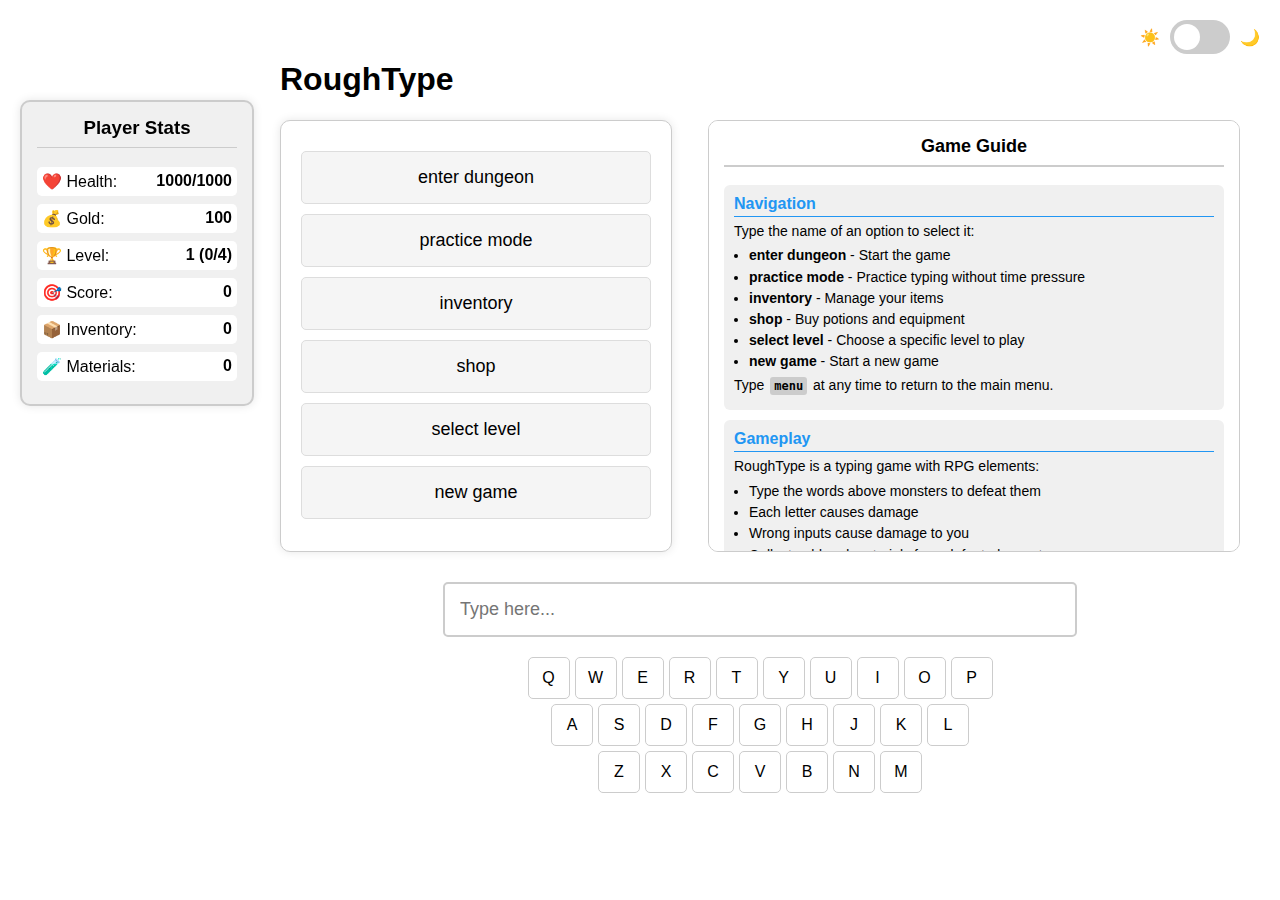
<file: index.html>
<!DOCTYPE html>
<html lang="en">
<head>
    <meta charset="UTF-8">
    <meta name="viewport" content="width=device-width, initial-scale=1.0">
    <title>RoughType</title>
    
    <!-- CSS-Dateien -->
    <link rel="stylesheet" href="css/main.css">
    <link rel="stylesheet" href="css/components.css">
    <link rel="stylesheet" href="css/themes.css">
    <link rel="stylesheet" href="css/inventory.css">
    <link rel="stylesheet" href="css/bosses.css">
    <link rel="stylesheet" href="css/tutorial.css">
    <link rel="stylesheet" href="css/enemies.css">
</head>
<body>
    <div id="mainContainer">
        <div class="theme-switch">
            <span>☀️</span>
            <label class="switch">
                <input type="checkbox" id="themeToggle">
                <span class="slider"></span>
            </label>
            <span>🌙</span>
        </div>

        <!-- Neuer Stats-Container -->
        <div class="stats-sidebar" id="statsSidebar">
            <h3>Player Stats</h3>
            <div class="stat-item">
                <span>❤️ Health:</span>
                <span class="stat-value" id="sidebarHealth">1000/1000</span>
            </div>
            <div class="stat-item">
                <span>💰 Gold:</span>
                <span class="stat-value" id="sidebarGold">0</span>
            </div>
            <div class="stat-item">
                <span>🏆 Level:</span>
                <span class="stat-value" id="sidebarLevel">1 (0/10)</span>
            </div>
            <div class="stat-item" id="sidebarDefenseContainer" style="display: none;">
                <span>🛡️ Defense:</span>
                <span class="stat-value" id="sidebarDefense">0</span>
            </div>
            <div class="stat-item">
                <span>🎯 Score:</span>
                <span class="stat-value" id="sidebarScore">0</span>
            </div>
            <div class="stat-item">
                <span>📦 Inventory:</span>
                <span class="stat-value" id="sidebarInventory">0</span>
            </div>
            <div class="stat-item">
                <span>🧪 Materials:</span>
                <span class="stat-value" id="sidebarMaterials">0</span>
            </div>
        </div>

        <div class="container">
            <h1>RoughType</h1>
            
            <div class="main-content-wrapper">
                <div class="menu-container" id="mainMenu">
                    <div class="menu-option">enter dungeon</div>
                    <div class="menu-option">practice mode</div>
                    <div class="menu-option">inventory</div>
                    <div class="menu-option">shop</div>
                    <div class="menu-option">select level</div>
                    <div class="menu-option">new game</div>
                </div>
                
                <!-- Tutorial-Bereich - jetzt außerhalb des mainMenu -->
                <div class="tutorial-container">
                    <h3>Game Guide</h3>
                    
                    <div class="tutorial-section">
                        <h4>Navigation</h4>
                        <p>Type the name of an option to select it:</p>
                        <ul>
                            <li><strong>enter dungeon</strong> - Start the game</li>
                            <li><strong>practice mode</strong> - Practice typing without time pressure</li>
                            <li><strong>inventory</strong> - Manage your items</li>
                            <li><strong>shop</strong> - Buy potions and equipment</li>
                            <li><strong>select level</strong> - Choose a specific level to play</li>
                            <li><strong>new game</strong> - Start a new game</li>
                        </ul>
                        <p>Type <span class="tutorial-key">menu</span> at any time to return to the main menu.</p>
                    </div>

                    <div class="tutorial-section">
                        <h4>Gameplay</h4>
                        <p>RoughType is a typing game with RPG elements:</p>
                        <ul>
                            <li>Type the words above monsters to defeat them</li>
                            <li>Each letter causes damage</li>
                            <li>Wrong inputs cause damage to you</li>
                            <li>Collect gold and materials from defeated monsters</li>
                            <li>Defeat 4 monsters (levels 1-3) or 10 monsters (from level 4) to level up</li>
                            <li>Bosses appear after certain levels</li>
                        </ul>
                    </div>

                    <div class="tutorial-section">
                        <h4>Inventory & Shop</h4>
                        <p>Use your gold to buy items in the shop:</p>
                        <ul>
                            <li>Potions heal your health points</li>
                            <li>Shields increase your defense</li>
                        </ul>
                        <p>In the inventory:</p>
                        <ul>
                            <li>Type <span class="tutorial-key">drink small/medium/large</span> to use potions</li>
                            <li>Type <span class="tutorial-key">use shield</span> to equip a shield</li>
                        </ul>
                    </div>
                    
                    <div class="tutorial-section">
                        <h4>Practice Mode</h4>
                        <p>In practice mode, you can practice typing without time pressure:</p>
                        <ul>
                            <li>Random words from the game are displayed</li>
                            <li>No health points or time limit</li>
                            <li>Perfect for learning monster names</li>
                        </ul>
                    </div>
                    
                    <div class="tutorial-section">
                        <h4>Tips</h4>
                        <ul>
                            <li>Focus first on monsters that are almost at the bottom</li>
                            <li>Use potions when your health falls below 300</li>
                            <li>Shields reduce damage from typing errors</li>
                            <li>In practice mode, you can learn all monster names</li>
                        </ul>
                    </div>
                </div>
            </div>

            <div class="game-container" id="gameContainer">
                <div class="menu-hint">Type "menu" to return to main menu</div>
                <div class="game-layout">
                    <div class="game-scene" id="gameScene">
                        <div class="player" id="player"></div>
                    </div>
                    <div class="combat-log" id="combatLog"></div>
                </div>
            </div>

            <div class="input-container">
                <input type="text" class="typing-area" id="typingInput" placeholder="Type here..." autocomplete="off">
                <div class="virtual-keyboard">
                    <div class="keyboard-row">
                        <div class="key" data-key="q">Q</div>
                        <div class="key" data-key="w">W</div>
                        <div class="key" data-key="e">E</div>
                        <div class="key" data-key="r">R</div>
                        <div class="key" data-key="t">T</div>
                        <div class="key" data-key="y">Y</div>
                        <div class="key" data-key="u">U</div>
                        <div class="key" data-key="i">I</div>
                        <div class="key" data-key="o">O</div>
                        <div class="key" data-key="p">P</div>
                    </div>
                    <div class="keyboard-row">
                        <div class="key" data-key="a">A</div>
                        <div class="key" data-key="s">S</div>
                        <div class="key" data-key="d">D</div>
                        <div class="key" data-key="f">F</div>
                        <div class="key" data-key="g">G</div>
                        <div class="key" data-key="h">H</div>
                        <div class="key" data-key="j">J</div>
                        <div class="key" data-key="k">K</div>
                        <div class="key" data-key="l">L</div>
                    </div>
                    <div class="keyboard-row">
                        <div class="key" data-key="z">Z</div>
                        <div class="key" data-key="x">X</div>
                        <div class="key" data-key="c">C</div>
                        <div class="key" data-key="v">V</div>
                        <div class="key" data-key="b">B</div>
                        <div class="key" data-key="n">N</div>
                        <div class="key" data-key="m">M</div>
                    </div>
                </div>
            </div>
        </div>

        <!-- Debug-Container -->
        <div id="debugContainer" style="display: none;">
            <div id="debugLog"></div>
            <label>
                <input type="checkbox" id="debugToggle"> Debug Mode
            </label>
        </div>
    </div>

    <!-- JavaScript-Dateien in optimierter Ladereihenfolge -->
    <!-- Zuerst Datendateien -->
    <script src="js/data.js"></script>
    
    <!-- Dann Kerndateien -->
    <script src="js/main.js"></script>
    <script src="js/game.js"></script>
    <script src="js/ui.js"></script>
    <script src="js/practice.js"></script>
    <script src="js/bosses.js"></script>
    
    <!-- Dann Kompatibilitätsschicht -->
    <script src="js/compat.js"></script>
    
    <!-- Und schließlich die Datenbankerweiterungen -->
    <script src="Database_extender/levels.js"></script>
    <script src="Database_extender/mechanics.js"></script>
    <script src="Database_extender/loader.js"></script>
</body>
</html>
</file>
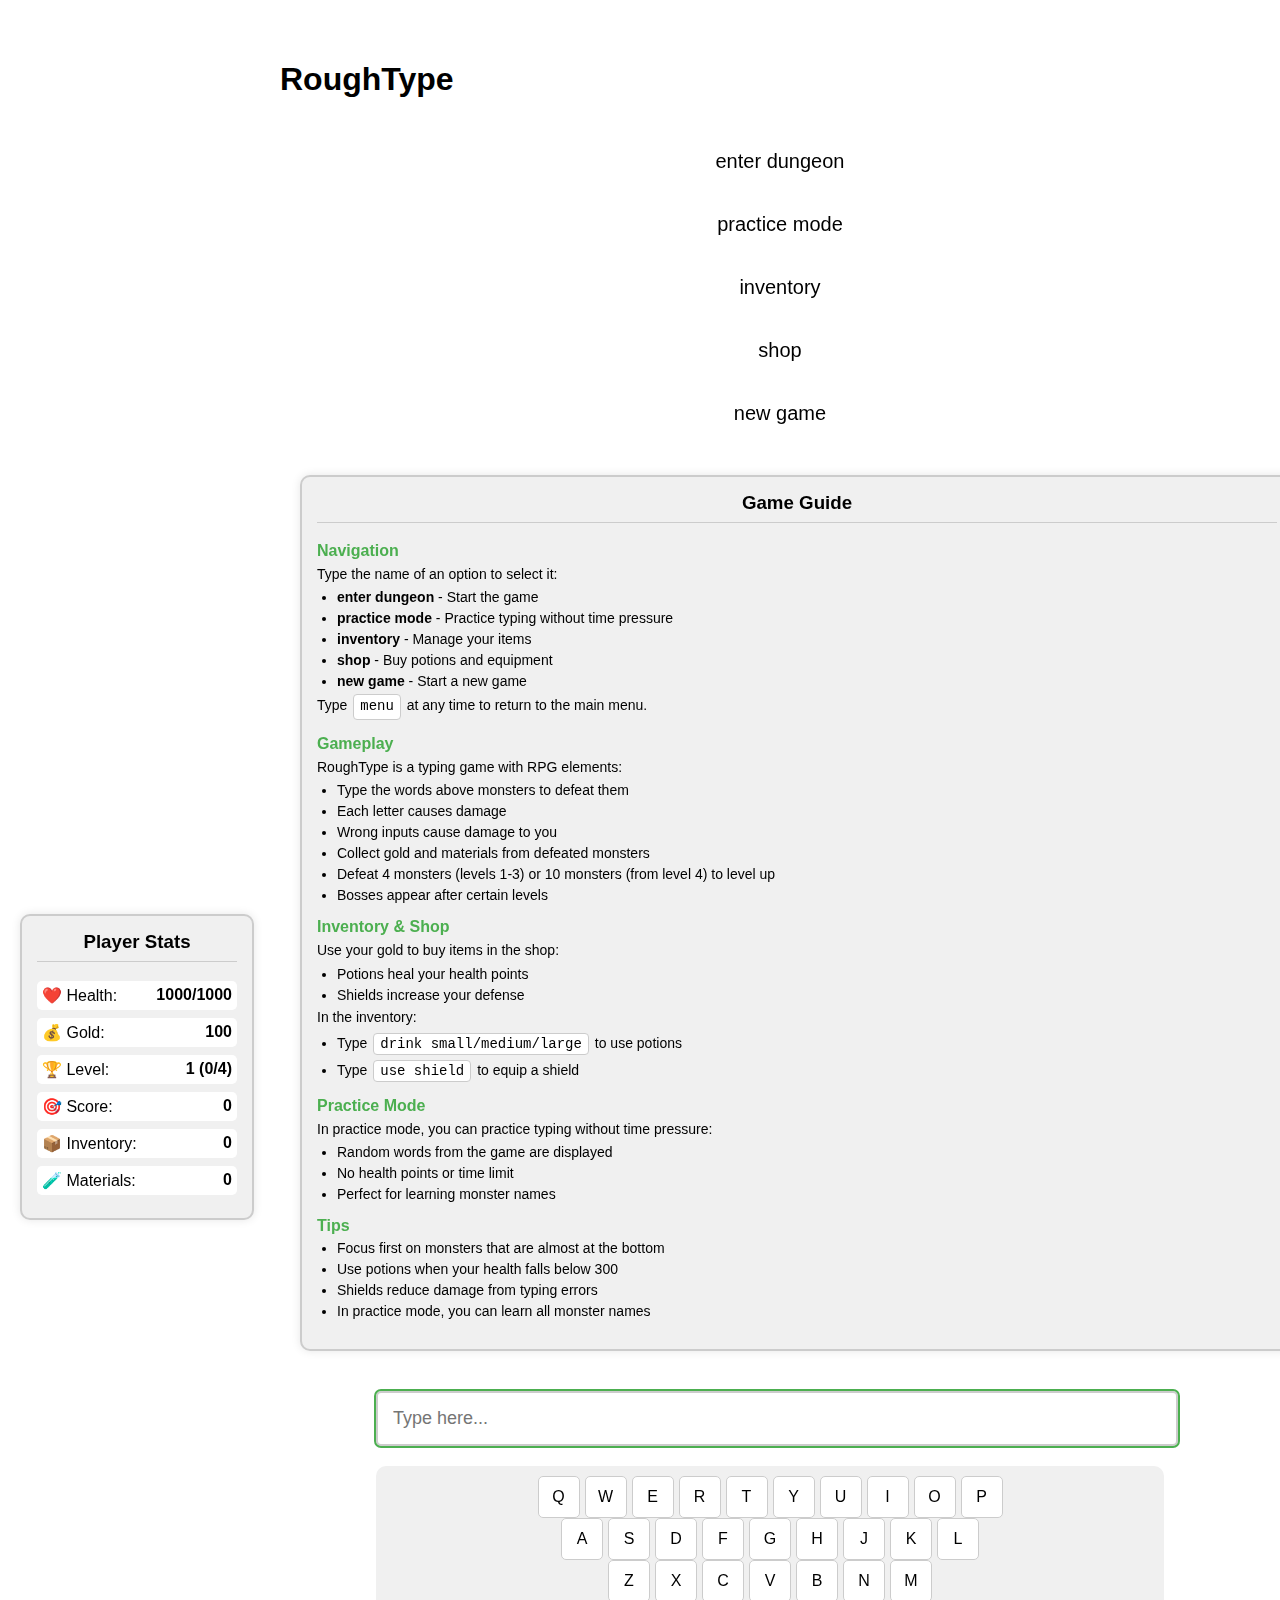
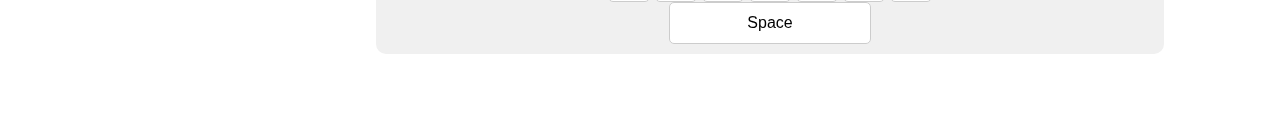
<file: RoughType.html>
﻿<!DOCTYPE html>
<html lang="en">
<head>
    <meta charset="UTF-8">
    <meta name="viewport" content="width=device-width, initial-scale=1.0">
    <title>RoughType</title>
    <!-- Lade die Datenbankerweiterung -->
    <script src="Database_extender/levels.js"></script>
    <script src="Database_extender/mechanics.js"></script>
    <script src="Database_extender/loader.js"></script>
    <style>
        :root {
            --bg-color: #ffffff;
            --text-color: #000000;
            --debug-bg: #f0f0f0;
            --debug-border: #ccc;
            --debug-content-bg: white;
        }

        [data-theme="dark"] {
            --bg-color: #1a1a1a;
            --text-color: #ffffff;
            --debug-bg: #2d2d2d;
            --debug-border: #404040;
            --debug-content-bg: #333333;
        }

        body {
            font-family: Arial, sans-serif;
            margin: 20px;
            background-color: var(--bg-color);
            color: var(--text-color);
        }

        .theme-switch {
            position: fixed;
            top: 20px;
            right: 20px;
            display: flex;
            align-items: center;
            gap: 10px;
        }

        .switch {
            position: relative;
            display: inline-block;
            width: 60px;
            height: 34px;
        }

        .switch input {
            opacity: 0;
            width: 0;
            height: 0;
        }

        .slider {
            position: absolute;
            cursor: pointer;
            top: 0;
            left: 0;
            right: 0;
            bottom: 0;
            background-color: #ccc;
            transition: .4s;
            border-radius: 34px;
        }

        .slider:before {
            position: absolute;
            content: "";
            height: 26px;
            width: 26px;
            left: 4px;
            bottom: 4px;
            background-color: white;
            transition: .4s;
            border-radius: 50%;
        }

        input:checked + .slider {
            background-color: #2196F3;
        }

        input:checked + .slider:before {
            transform: translateX(26px);
        }

        .container {
            max-width: 1200px;
            margin: 0 auto;
            padding: 20px;
            margin-left: 240px; /* Platz für die Sidebar */
        }

        #debugContainer {
            position: fixed;
            bottom: 0;
            left: 50%;
            transform: translateX(-50%);
            width: 80%;
            max-width: 1200px;
            background: var(--debug-bg);
            border-top: 2px solid var(--debug-border);
            padding: 10px;
            border-radius: 10px 10px 0 0;
            display: none; /* Standardmäßig ausgeblendet */
        }

        #debugHeader {
            cursor: pointer;
            padding: 5px;
            background: var(--debug-bg);
            margin-bottom: 10px;
        }

        #debugContent {
            display: none; /* Initial versteckt */
            max-height: 200px;
            overflow-y: auto;
            padding: 10px;
            background: var(--debug-content-bg);
            border: 1px solid var(--debug-border);
            border-radius: 5px;
        }

        #copyButton {
            float: right;
            padding: 5px 10px;
            background: #4CAF50;
            color: white;
            border: none;
            border-radius: 3px;
            cursor: pointer;
        }

        #copyButton:hover {
            background: #45a049;
        }

        .game-container {
            width: 100%;
            max-width: 1200px;
            margin: 20px auto;
            padding: 20px;
            background: var(--debug-bg);
            border-radius: 10px;
            box-shadow: 0 0 10px rgba(0,0,0,0.1);
            display: flex;
            flex-direction: column;
            gap: 20px;
            margin-bottom: 100px; /* Mehr Platz nach unten */
        }

        .game-layout {
            display: grid;
            grid-template-columns: 2fr 1fr;
            gap: 20px;
            align-items: start;
            width: 100%;
            min-height: 400px;
        }

        .game-scene {
            height: 400px;
            padding: 20px;
            background: var(--debug-content-bg);
            border-radius: 5px;
            position: relative;
            overflow: hidden;
            border: 2px solid var(--debug-border);
        }

        .combat-log {
            height: 400px;
            padding: 15px;
            background: var(--debug-content-bg);
            border: 2px solid var(--debug-border);
            border-radius: 5px;
            overflow-y: auto;
            display: flex;
            flex-direction: column-reverse;
        }

        .combat-log-entry {
            padding: 8px;
            margin: 4px 0;
            border-radius: 4px;
            font-size: 14px;
            animation: fadeIn 0.3s ease-in;
        }

        .combat-log-entry.loot {
            background: rgba(76, 175, 80, 0.1);
            border-left: 3px solid #4CAF50;
        }

        .combat-log-entry.damage {
            background: rgba(244, 67, 54, 0.1);
            border-left: 3px solid #f44336;
        }

        .combat-log-entry.kill {
            background: rgba(33, 150, 243, 0.1);
            border-left: 3px solid #2196F3;
        }

        @keyframes fadeIn {
            from { opacity: 0; transform: translateY(10px); }
            to { opacity: 1; transform: translateY(0); }
        }

        .game-stats {
            display: flex;
            flex-wrap: wrap;
            gap: 10px;
            padding: 15px;
            background: var(--debug-content-bg);
            border-radius: 5px;
            position: sticky;
            top: 45px;
            z-index: 1;
            margin-bottom: 0;
        }

        .game-stats div {
            flex: 1;
            min-width: 120px;
            padding: 10px;
            background: var(--debug-bg);
            border-radius: 5px;
            text-align: center;
            white-space: nowrap;
        }

        .player {
            position: absolute;
            bottom: 20px;
            left: 50%;
            transform: translateX(-50%);
            width: 40px;
            height: 40px;
            background: #4CAF50;
            border-radius: 50%;
        }

        .enemy-entity {
            position: absolute;
            width: 30px;
            height: 30px;
            background: #f44336;
            border-radius: 50%;
            display: flex;
            flex-direction: column;
            align-items: center;
            transition: all 0.1s linear;
        }

        .enemy-word {
            position: absolute;
            top: -25px;
            width: max-content;
            font-size: 16px;
            background: var(--debug-bg);
            padding: 2px 8px;
            border-radius: 4px;
            white-space: nowrap;
        }

        .enemy-health {
            position: absolute;
            bottom: -20px;
            font-size: 12px;
            color: var(--text-color);
        }

        .input-container {
            position: relative;
            width: 80%;
            max-width: 1200px;
            margin: 20px auto;
            text-align: center;
            z-index: 1000;
        }

        .typing-area {
            width: 100%;
            padding: 15px;
            font-size: 18px;
            border: 2px solid var(--debug-border);
            border-radius: 5px;
            background: var(--debug-content-bg);
            color: var(--text-color);
            outline: 2px solid #4CAF50;
        }

        .target-word {
            font-size: 24px;
            margin: 20px 0;
            letter-spacing: 2px;
        }

        .correct {
            color: #4CAF50;
        }

        .incorrect {
            color: #f44336;
        }

        .enemy {
            font-size: 20px;
            margin-bottom: 15px;
        }

        .enemy-word .correct {
            color: #4CAF50;
            text-shadow: 0 0 5px rgba(76, 175, 80, 0.5);
        }

        .enemy-word .incorrect {
            color: #f44336;
            text-shadow: 0 0 5px rgba(244, 67, 54, 0.5);
        }

        .menu-container {
            display: flex;
            flex-direction: column;
            align-items: stretch;
            gap: 20px;
            padding: 20px;
            width: 100%;
            max-width: 1200px;
            margin: 0 auto;
            position: relative; /* Für die Positionierung des Tutorials */
        }

        /* Hauptmenü-Optionen */
        .menu-container > .menu-option {
            font-size: 20px;
            padding: 10px;
            border-radius: 5px;
            transition: all 0.3s;
            cursor: pointer;
            text-align: center;
            display: block; /* Statt flex für Hauptmenü-Optionen */
        }

        .menu-container > .menu-option:hover {
            background: var(--debug-bg);
            transform: translateX(5px);
        }

        .menu-container.hidden {
            display: none;
        }

        /* Inventar und Shop Optionen */
        .inventory-section .menu-option,
        .materials-section .menu-option {
            padding: 12px;
            margin: 8px 0;
            background: var(--debug-bg);
            border-radius: 5px;
            transition: all 0.3s;
            cursor: pointer;
            display: flex;
            flex-direction: column;
            gap: 5px;
        }

        .inventory-section .menu-option:hover,
        .materials-section .menu-option:hover {
            transform: translateX(5px);
            background: var(--debug-border);
        }

        .menu-hint {
            position: fixed;
            top: 20px;
            left: 20px;
            font-size: 14px;
            color: var(--text-color);
            opacity: 0.8;
        }

        .enemy-entity.boss {
            width: 50px;
            height: 50px;
            background: #ff4081;
            box-shadow: 0 0 10px #ff4081;
        }
        
        .enemy-entity.boss .enemy-word {
            font-size: 20px;
            font-weight: bold;
            color: #ff4081;
        }

        /* Level 10 Boss Styles */
        .enemy-entity.level10boss {
            width: 80px;
            height: 80px;
            background: #9c27b0;
            box-shadow: 0 0 15px #9c27b0;
            border: 3px solid #e1bee7;
            animation: floatBoss 4s infinite ease-in-out;
            top: 50px !important;
        }

        @keyframes floatBoss {
            0% { transform: translateX(-100px); }
            50% { transform: translateX(100px); }
            100% { transform: translateX(-100px); }
        }

        .boss-health-bar {
            position: absolute;
            top: 10px;
            left: 50%;
            transform: translateX(-50%);
            width: 80%;
            height: 20px;
            background: rgba(0, 0, 0, 0.3);
            border-radius: 10px;
            overflow: hidden;
            border: 2px solid #fff;
            z-index: 10;
        }

        .boss-health-fill {
            height: 100%;
            background: linear-gradient(to right, #ff416c, #ff4b2b);
            width: 100%;
            transition: width 0.3s ease-out;
        }

        .boss-health-text {
            position: absolute;
            top: 0;
            left: 0;
            width: 100%;
            height: 100%;
            display: flex;
            align-items: center;
            justify-content: center;
            color: white;
            font-weight: bold;
            text-shadow: 1px 1px 2px rgba(0, 0, 0, 0.7);
        }

        .boss-projectile {
            position: absolute;
            width: 15px;
            height: 15px;
            background-color: #9c27b0;
            border-radius: 50%;
            z-index: 5;
            box-shadow: 0 0 8px #9c27b0;
            pointer-events: none;
        }

        /* Virtuelle Tastatur Styles */
        .virtual-keyboard {
            margin-top: 20px;
            padding: 10px;
            background: var(--debug-bg);
            border-radius: 10px;
            width: 100%;
        }

        .keyboard-row {
            display: flex;
            justify-content: center;
            gap: 5px;
        }

        .key {
            width: 40px;
            height: 40px;
            display: flex;
            align-items: center;
            justify-content: center;
            background: var(--debug-content-bg);
            border: 1px solid var(--debug-border);
            border-radius: 5px;
            font-size: 16px;
            cursor: default;
            color: var(--text-color);
            transition: all 0.1s ease;
        }

        .key.space {
            width: 200px;
        }

        .key.active {
            background: #4CAF50;
            color: white;
            transform: scale(0.95);
            box-shadow: 0 0 10px rgba(76, 175, 80, 0.5);
        }

        .inventory-grid {
            display: grid;
            grid-template-columns: repeat(auto-fit, minmax(300px, 1fr));
            gap: 20px;
            margin-bottom: 20px;
            width: 100%;
            height: calc(100vh - 300px); /* Höhe anpassen, um Platz für andere Elemente zu lassen */
        }

        .inventory-section, .materials-section {
            background: var(--debug-content-bg);
            padding: 20px;
            border-radius: 10px;
            border: 1px solid var(--debug-border);
            overflow-y: auto;
            height: 100%;
            display: flex;
            flex-direction: column;
            position: relative;
        }

        .inventory-section .items-container,
        .materials-section .materials-container {
            overflow-y: auto;
            flex-grow: 1;
            padding: 10px 0;
        }

        .inventory-section h2, .materials-section h2 {
            position: sticky;
            top: 0;
            background: var(--debug-content-bg);
            padding: 10px 0;
            margin: 0;
            border-bottom: 2px solid var(--debug-border);
            z-index: 2;
        }

        .inventory-section .game-stats {
            position: sticky;
            top: 45px;
            background: var(--debug-content-bg);
            padding: 10px 0;
            margin: 10px 0;
            z-index: 1;
            border-bottom: 1px solid var(--debug-border);
        }

        .inventory-instructions {
            background: rgba(33, 150, 243, 0.1);
            border-left: 3px solid #2196F3;
            padding: 10px;
            margin: 10px 0;
            border-radius: 5px;
            font-size: 14px;
        }

        .inventory-instructions p {
            margin: 5px 0;
        }

        .item-name {
            font-weight: bold;
            font-size: 16px;
        }

        .item-action {
            color: #4CAF50;
            font-style: italic;
        }

        .item-effect {
            font-size: 14px;
            color: #888;
        }

        /* Scrollbar-Styling */
        .inventory-section::-webkit-scrollbar,
        .materials-section::-webkit-scrollbar {
            width: 8px;
        }

        .inventory-section::-webkit-scrollbar-track,
        .materials-section::-webkit-scrollbar-track {
            background: var(--debug-bg);
            border-radius: 4px;
        }

        .inventory-section::-webkit-scrollbar-thumb,
        .materials-section::-webkit-scrollbar-thumb {
            background: var(--debug-border);
            border-radius: 4px;
        }

        .inventory-section::-webkit-scrollbar-thumb:hover,
        .materials-section::-webkit-scrollbar-thumb:hover {
            background: #555;
        }

        @media (max-width: 768px) {
            .inventory-grid {
                grid-template-columns: 1fr;
            }
            
            .game-stats {
                flex-direction: column;
            }
            
            .game-stats div {
                width: 100%;
            }
        }

        .material-item {
            padding: 12px;
            margin: 8px 0;
            background: var(--debug-bg);
            border-radius: 5px;
            font-size: 16px;
            display: flex;
            justify-content: space-between;
            align-items: center;
            transition: transform 0.2s;
        }

        .material-item:hover {
            transform: translateX(5px);
            background: var(--debug-border);
        }

        /* Neuer Stats-Container Stil */
        .stats-sidebar {
            position: fixed;
            left: 20px;
            top: 100px;
            width: 200px;
            background: var(--debug-bg);
            border-radius: 10px;
            padding: 15px;
            box-shadow: 0 0 10px rgba(0,0,0,0.1);
            z-index: 100;
            border: 2px solid var(--debug-border);
            transition: all 0.3s ease;
        }

        .stats-sidebar h3 {
            margin-top: 0;
            border-bottom: 1px solid var(--debug-border);
            padding-bottom: 8px;
            text-align: center;
        }

        .stats-sidebar .stat-item {
            display: flex;
            justify-content: space-between;
            margin: 8px 0;
            padding: 5px;
            background: var(--debug-content-bg);
            border-radius: 5px;
        }

        .stats-sidebar .stat-value {
            font-weight: bold;
        }

        /* Anpassung für den Hauptinhalt */
        @media (min-width: 1200px) {
            .container {
                margin-left: 240px; /* Platz für die Sidebar */
            }
        }

        @media (max-width: 1199px) {
            .stats-sidebar {
                position: static;
                width: 100%;
                max-width: 1200px;
                margin: 0 auto 20px auto;
            }
            
            .container {
                margin-left: auto;
            }
        }

        /* Neuer verbesserter Menü-Hinweis */
        .menu-hint-improved {
            position: fixed;
            top: 20px;
            left: 50%;
            transform: translateX(-50%);
            font-size: 16px;
            color: #ffffff;
            background-color: rgba(76, 175, 80, 0.8);
            padding: 10px 20px;
            border-radius: 20px;
            box-shadow: 0 2px 10px rgba(0, 0, 0, 0.3);
            z-index: 1000;
            text-align: center;
            font-weight: bold;
            animation: pulse 2s infinite;
            border: 2px solid #ffffff;
        }

        @keyframes pulse {
            0% { transform: translateX(-50%) scale(1); }
            50% { transform: translateX(-50%) scale(1.05); }
            100% { transform: translateX(-50%) scale(1); }
        }

        /* Tutorial-Bereich im Hauptmenü */
        .tutorial-container {
            position: absolute;
            right: -320px;
            top: 0;
            width: 300px;
            background: var(--debug-bg);
            border-radius: 10px;
            padding: 15px;
            box-shadow: 0 0 10px rgba(0,0,0,0.1);
            border: 2px solid var(--debug-border);
            max-height: 100%;
            overflow-y: auto;
        }

        .tutorial-container h3 {
            margin-top: 0;
            border-bottom: 1px solid var(--debug-border);
            padding-bottom: 8px;
            text-align: center;
        }

        .tutorial-section {
            margin-bottom: 15px;
        }

        .tutorial-section h4 {
            margin: 10px 0 5px 0;
            color: #4CAF50;
        }

        .tutorial-section p {
            margin: 5px 0;
            font-size: 14px;
            line-height: 1.4;
        }

        .tutorial-section ul {
            margin: 5px 0;
            padding-left: 20px;
            font-size: 14px;
        }

        .tutorial-section li {
            margin-bottom: 5px;
        }

        .tutorial-key {
            display: inline-block;
            background: var(--debug-content-bg);
            padding: 2px 6px;
            border-radius: 4px;
            border: 1px solid var(--debug-border);
            font-family: monospace;
            margin: 0 2px;
        }

        /* Anpassung für kleinere Bildschirme */
        @media (max-width: 1500px) {
            .tutorial-container {
                position: static;
                width: 100%;
                margin-top: 20px;
                max-width: 1200px;
            }
        }

        /* Neue Animationen für Schuss und Treffer */
        @keyframes hit {
            0% { transform: scale(1); }
            50% { transform: scale(1.3); background-color: #ff9800; }
            100% { transform: scale(1); }
        }

        .enemy-entity.hit {
            animation: hit 0.3s ease-out;
        }

        .projectile {
            position: absolute;
            width: 10px;
            height: 10px;
            background-color: #4CAF50;
            border-radius: 50%;
            z-index: 5;
            box-shadow: 0 0 5px #4CAF50;
            pointer-events: none;
        }

        @keyframes projectileFade {
            0% { opacity: 1; }
            80% { opacity: 0.8; }
            100% { opacity: 0; }
        }

        /* Sell All Materials Button - verbesserte Darstellung */
        .sell-all-button {
            background-color: #4CAF50;
            color: white;
            padding: 12px 16px;
            border-radius: 4px;
            margin-top: 15px;
            margin-bottom: 10px;
            cursor: pointer;
            text-align: center;
            font-weight: bold;
            font-size: 16px;
            transition: all 0.3s;
            box-shadow: 0 2px 5px rgba(0,0,0,0.2);
            display: block;
            width: 90%;
            margin-left: auto;
            margin-right: auto;
        }

        .sell-all-button:hover {
            background-color: #45a049;
            transform: scale(1.05);
            box-shadow: 0 4px 8px rgba(0,0,0,0.3);
        }

        .level-select-grid {
            display: grid;
            grid-template-columns: repeat(auto-fill, minmax(150px, 1fr));
            gap: 10px;
            margin: 20px 0;
        }
        
        .level-option {
            text-align: center;
            padding: 15px 10px;
        }
        
        .level-option[data-level="${gameState.level}"] {
            background-color: #4CAF50;
            color: white;
        }
        
        .level-option:hover:not([data-level*="locked"]) {
            background-color: #e0e0e0;
            transform: scale(1.05);
        }
        
        .level-option[data-level*="locked"] {
            opacity: 0.5;
            cursor: not-allowed;
            background-color: #ccc;
        }
    </style>
</head>
<body>
    <div id="mainContainer">
    <div class="theme-switch">
        <span>☀️</span>
        <label class="switch">
            <input type="checkbox" id="themeToggle">
            <span class="slider"></span>
        </label>
        <span>🌙</span>
    </div>

        <!-- Neuer Stats-Container -->
        <div class="stats-sidebar" id="statsSidebar">
            <h3>Player Stats</h3>
            <div class="stat-item">
                <span>❤️ Health:</span>
                <span class="stat-value" id="sidebarHealth">1000/1000</span>
            </div>
            <div class="stat-item">
                <span>💰 Gold:</span>
                <span class="stat-value" id="sidebarGold">0</span>
            </div>
            <div class="stat-item">
                <span>🏆 Level:</span>
                <span class="stat-value" id="sidebarLevel">1 (0/10)</span>
            </div>
            <div class="stat-item" id="sidebarDefenseContainer" style="display: none;">
                <span>🛡️ Defense:</span>
                <span class="stat-value" id="sidebarDefense">0</span>
            </div>
            <div class="stat-item">
                <span>🎯 Score:</span>
                <span class="stat-value" id="sidebarScore">0</span>
            </div>
            <div class="stat-item">
                <span>📦 Inventory:</span>
                <span class="stat-value" id="sidebarInventory">0</span>
            </div>
            <div class="stat-item">
                <span>🧪 Materials:</span>
                <span class="stat-value" id="sidebarMaterials">0</span>
            </div>
    </div>

    <div class="container">
        <h1>RoughType</h1>
        
        <div class="menu-container" id="mainMenu">
            <div class="menu-option">enter dungeon</div>
                <div class="menu-option">practice mode</div>
            <div class="menu-option">inventory</div>
            <div class="menu-option">shop</div>
                <div class="menu-option">new game</div>
                
                <!-- Tutorial-Bereich -->
                <div class="tutorial-container">
                    <h3>Game Guide</h3>
                    
                    <div class="tutorial-section">
                        <h4>Navigation</h4>
                        <p>Type the name of an option to select it:</p>
                        <ul>
                            <li><strong>enter dungeon</strong> - Start the game</li>
                            <li><strong>practice mode</strong> - Practice typing without time pressure</li>
                            <li><strong>inventory</strong> - Manage your items</li>
                            <li><strong>shop</strong> - Buy potions and equipment</li>
                            <li><strong>new game</strong> - Start a new game</li>
                        </ul>
                        <p>Type <span class="tutorial-key">menu</span> at any time to return to the main menu.</p>
        </div>

                    <div class="tutorial-section">
                        <h4>Gameplay</h4>
                        <p>RoughType is a typing game with RPG elements:</p>
                        <ul>
                            <li>Type the words above monsters to defeat them</li>
                            <li>Each letter causes damage</li>
                            <li>Wrong inputs cause damage to you</li>
                            <li>Collect gold and materials from defeated monsters</li>
                            <li>Defeat 4 monsters (levels 1-3) or 10 monsters (from level 4) to level up</li>
                            <li>Bosses appear after certain levels</li>
                        </ul>
            </div>

                    <div class="tutorial-section">
                        <h4>Inventory & Shop</h4>
                        <p>Use your gold to buy items in the shop:</p>
                        <ul>
                            <li>Potions heal your health points</li>
                            <li>Shields increase your defense</li>
                        </ul>
                        <p>In the inventory:</p>
                        <ul>
                            <li>Type <span class="tutorial-key">drink small/medium/large</span> to use potions</li>
                            <li>Type <span class="tutorial-key">use shield</span> to equip a shield</li>
                        </ul>
                    </div>
                    
                    <div class="tutorial-section">
                        <h4>Practice Mode</h4>
                        <p>In practice mode, you can practice typing without time pressure:</p>
                        <ul>
                            <li>Random words from the game are displayed</li>
                            <li>No health points or time limit</li>
                            <li>Perfect for learning monster names</li>
                        </ul>
                    </div>
                    
                    <div class="tutorial-section">
                        <h4>Tips</h4>
                        <ul>
                            <li>Focus first on monsters that are almost at the bottom</li>
                            <li>Use potions when your health falls below 300</li>
                            <li>Shields reduce damage from typing errors</li>
                            <li>In practice mode, you can learn all monster names</li>
                        </ul>
                    </div>
                </div>
            </div>

            <div class="game-container" id="gameContainer">
                <div class="menu-hint">Type "menu" to return to main menu</div>
                <div class="game-layout">
            <div class="game-scene" id="gameScene">
                <div class="player" id="player"></div>
                    </div>
                    <div class="combat-log" id="combatLog"></div>
            </div>
        </div>

        <div class="input-container">
            <input type="text" class="typing-area" id="typingInput" placeholder="Type here..." autocomplete="off">
                <div class="virtual-keyboard">
                    <div class="keyboard-row">
                        <div class="key" data-key="q">Q</div>
                        <div class="key" data-key="w">W</div>
                        <div class="key" data-key="e">E</div>
                        <div class="key" data-key="r">R</div>
                        <div class="key" data-key="t">T</div>
                        <div class="key" data-key="y">Y</div>
                        <div class="key" data-key="u">U</div>
                        <div class="key" data-key="i">I</div>
                        <div class="key" data-key="o">O</div>
                        <div class="key" data-key="p">P</div>
                    </div>
                    <div class="keyboard-row">
                        <div class="key" data-key="a">A</div>
                        <div class="key" data-key="s">S</div>
                        <div class="key" data-key="d">D</div>
                        <div class="key" data-key="f">F</div>
                        <div class="key" data-key="g">G</div>
                        <div class="key" data-key="h">H</div>
                        <div class="key" data-key="j">J</div>
                        <div class="key" data-key="k">K</div>
                        <div class="key" data-key="l">L</div>
                    </div>
                    <div class="keyboard-row">
                        <div class="key" data-key="z">Z</div>
                        <div class="key" data-key="x">X</div>
                        <div class="key" data-key="c">C</div>
                        <div class="key" data-key="v">V</div>
                        <div class="key" data-key="b">B</div>
                        <div class="key" data-key="n">N</div>
                        <div class="key" data-key="m">M</div>
                    </div>
                    <div class="keyboard-row">
                        <div class="key space" data-key=" ">Space</div>
                    </div>
                </div>
        </div>
    </div>

    <div id="debugContainer">
        <div id="debugHeader">
                Debug Window ▼
                <button id="copyButton">Copy Log</button>
        </div>
        <div id="debugContent">
                Debug information appears here...
        </div>
    </div>

    <script>
        // Dark Mode Funktionalität
        const themeToggle = document.getElementById('themeToggle');
        
        // Gespeicherten Theme-Status laden
        const savedTheme = localStorage.getItem('theme');
        if (savedTheme === 'dark') {
            document.documentElement.setAttribute('data-theme', 'dark');
            themeToggle.checked = true;
        }

        themeToggle.addEventListener('change', function() {
            if (this.checked) {
                document.documentElement.setAttribute('data-theme', 'dark');
                localStorage.setItem('theme', 'dark');
            } else {
                document.documentElement.removeAttribute('data-theme');
                localStorage.setItem('theme', 'light');
            }
        });

        const debugHeader = document.getElementById('debugHeader');
        const debugContent = document.getElementById('debugContent');
        const copyButton = document.getElementById('copyButton');

        // Debug-Fenster ein-/ausklappen
        debugHeader.addEventListener('click', function(e) {
            if (e.target !== copyButton) {
                debugContent.style.display = debugContent.style.display === 'none' ? 'block' : 'none';
                    debugHeader.innerHTML = `Debug Window ${debugContent.style.display === 'none' ? '▲' : '▼'}
                        <button id="copyButton">Copy Log</button>`;
            }
        });

        // Log kopieren Funktionalität
        copyButton.addEventListener('click', function() {
            const text = debugContent.textContent;
            navigator.clipboard.writeText(text).then(() => {
                    alert('Log copied to clipboard!');
            }).catch(err => {
                    console.error('Error copying:', err);
            });
        });

        // DOM-Elemente initialisieren
        const mainMenu = document.getElementById('mainMenu');
        const gameContainer = document.getElementById('gameContainer');
        const typingInput = document.getElementById('typingInput');
            // Entfernt: const playerHealthDisplay = document.getElementById('playerHealth');
            // Entfernt: const scoreDisplay = document.getElementById('score');

        // Spielzustand
        const gameState = {
                playerHealth: 1000,
            score: 0,
            enemies: [],
            gameLoop: null,
            playerPosition: { x: 400, y: 380 },
            spawnTimer: 0,
            lastUpdate: 0,
            currentScreen: 'menu',
            inventory: [],
            gold: 100,
                defense: 0,
                level: 1,
                maxLevel: 1,
                monstersKilled: 0,
                bossActive: false,
                materials: [], // Neues Array für Materialien
                level10BossActive: false, // Neuer Status für Level 10 Boss
                debugMode: false, // Debug-Modus standardmäßig deaktiviert
            };

            // Liste möglicher Gegner nach Level mit Icons
            const enemyTypes = {
                1: [
                    { name: 'I', health: 3, goldReward: 1, icon: '🔤' },
                    { name: 'A', health: 3, goldReward: 1, icon: '🔤' },
                    { name: 'O', health: 3, goldReward: 1, icon: '🔤' }
                ],
                2: [
                    { name: 'Up', health: 4, goldReward: 1, icon: '⬆️' },
                    { name: 'On', health: 4, goldReward: 1, icon: '⭕' },
                    { name: 'At', health: 4, goldReward: 1, icon: '📍' },
                    { name: 'In', health: 4, goldReward: 1, icon: '📥' },
                    { name: 'To', health: 4, goldReward: 1, icon: '➡️' }
                ],
                3: [
                    { name: 'Rat', health: 6, goldReward: 2, icon: '🐀' },
                    { name: 'Cat', health: 6, goldReward: 2, icon: '🐱' },
                    { name: 'Bat', health: 6, goldReward: 2, icon: '🦇' },
                    { name: 'Ant', health: 6, goldReward: 2, icon: '🐜' },
                    { name: 'Bug', health: 6, goldReward: 2, icon: '🐛' }
                ],
                4: [
                    { name: 'Frog', health: 8, goldReward: 2, icon: '🐸' },
                    { name: 'Toad', health: 8, goldReward: 2, icon: '🦎' },
                    { name: 'Worm', health: 8, goldReward: 2, icon: '🪱' },
                    { name: 'Fish', health: 8, goldReward: 2, icon: '🐟' },
                    { name: 'Crab', health: 8, goldReward: 2, icon: '🦀' }
                ],
                5: [
                    { name: 'Snake', health: 10, goldReward: 3, icon: '🐍' },
                    { name: 'Ghost', health: 10, goldReward: 3, icon: '👻' },
                    { name: 'Slime', health: 10, goldReward: 3, icon: '🫧' },
                    { name: 'Witch', health: 10, goldReward: 3, icon: '🧙‍♀️' },
                    { name: 'Demon', health: 10, goldReward: 3, icon: '👿' }
                ],
                6: [
                    { name: 'Spider', health: 12, goldReward: 3, icon: '🕷️' },
                    { name: 'Dragon', health: 12, goldReward: 3, icon: '🐲' },
                    { name: 'Zombie', health: 12, goldReward: 3, icon: '🧟' },
                    { name: 'Knight', health: 12, goldReward: 3, icon: '🛡️' },
                    { name: 'Goblin', health: 12, goldReward: 3, icon: '👺' }
                ],
                7: [
                    { name: 'Vampire', health: 14, goldReward: 4, icon: '🧛' },
                    { name: 'Phantom', health: 14, goldReward: 4, icon: '👻' },
                    { name: 'Warrior', health: 14, goldReward: 4, icon: '⚔️' },
                    { name: 'Mermaid', health: 14, goldReward: 4, icon: '🧜‍♀️' },
                    { name: 'Griffin', health: 14, goldReward: 4, icon: '🦅' }
                ],
                8: [
                    { name: 'Skeleton', health: 16, goldReward: 4, icon: '💀' },
                    { name: 'Werewolf', health: 16, goldReward: 4, icon: '🐺' },
                    { name: 'Basilisk', health: 16, goldReward: 4, icon: '🐍' },
                    { name: 'Scorpion', health: 16, goldReward: 4, icon: '🦂' },
                    { name: 'Gargoyle', health: 16, goldReward: 4, icon: '🗿' }
                ],
                9: [
                    { name: 'Hydralisk', health: 18, goldReward: 5, icon: '🐉' },
                    { name: 'Behemoth', health: 18, goldReward: 5, icon: '🦕' },
                    { name: 'Leviathan', health: 18, goldReward: 5, icon: '🐋' },
                    { name: 'Hellspawn', health: 18, goldReward: 5, icon: '😈' },
                    { name: 'Dreadlord', health: 18, goldReward: 5, icon: '👑' }
                ],
                10: [
                    { name: 'Dragonlord', health: 20, goldReward: 5, icon: '🐲' },
                    { name: 'Shadowking', health: 20, goldReward: 5, icon: '🌑' },
                    { name: 'Deathblade', health: 20, goldReward: 5, icon: '⚔️' },
                    { name: 'Soulreaper', health: 20, goldReward: 5, icon: '💀' },
                    { name: 'Doomslayer', health: 20, goldReward: 5, icon: '🔥' }
                ]
            };

            // Boss-Definitionen
            const bosses = {
                10: {
                    name: 'DRAGON',
                    health: 20,
                    goldReward: 20,
                    special: 'split',
                    splitWords: ['DRA', 'GON', 'FIRE']
                },
                20: {
                    name: 'HYDRA',
                    health: 30,
                    goldReward: 40,
                    special: 'regenerate',
                    regenRate: 1
                }
            };

            // Level 10 Boss Definition
            const level10Boss = {
                name: 'TYPEREX',
                health: 10, // 10 Worte zum Besiegen
                goldReward: 100,
                maxProjectiles: 2, // Zwei Worte gleichzeitig
                wordPool: [
                    'DOOM', 'RAGE', 'FURY', 'WRATH', 'CHAOS', 
                    'DEATH', 'PAIN', 'FEAR', 'DARK', 'VOID',
                    'FIRE', 'HELL', 'EVIL', 'HATE', 'FALL',
                    'RUIN', 'FATE', 'GRIM', 'SOUL', 'MIND'
                ],
                activeWords: [],
                element: null,
                healthBarElement: null,
                direction: 1,
                position: { x: 100, y: 50 },
                lastSpawnTime: 0
            };

            // Shop-Items mit Icons aktualisieren
        const shopItems = [
            { 
                    name: "small",
                cost: 50, 
                effect: () => {
                        gameState.inventory.push({name: "small", type: "potion"});
                        updateDisplay(); // Sofort aktualisieren
                        return 'Small health potion added to inventory!';
                    }
                },
                {
                    name: "medium",
                cost: 100, 
                effect: () => {
                        gameState.inventory.push({name: "medium", type: "potion"});
                        updateDisplay(); // Sofort aktualisieren
                        return 'Medium health potion added to inventory!';
                    }
                },
                {
                    name: "large",
                    cost: 200,
                    effect: () => {
                        gameState.inventory.push({name: "large", type: "potion"});
                        updateDisplay(); // Sofort aktualisieren
                        return 'Large health potion added to inventory!';
                    }
                },
                {
                    name: "shield",
                    cost: 300,
                    effect: () => {
                        const hasEquippedShield = gameState.inventory.some(item => 
                            item.name === "shield" && item.type === "equipment" && item.equipped
                        );
                        
                        if (!hasEquippedShield) {
                            const newShield = {name: "shield", type: "equipment", equipped: true};
                            gameState.inventory.push(newShield);
                            gameState.defense += 5; // Direkt Defense erhöhen
                            updateDisplay(); // Sofort aktualisieren
                            return 'Shield equipped! Defense increased by 5';
                        } else {
                            gameState.inventory.push({name: "shield", type: "equipment"});
                            updateDisplay(); // Sofort aktualisieren
                    return 'Shield added to inventory!';
                        }
                    }
                }
            ];

            // Drop-Definitionen für Monster
            const monsterDrops = {
                // Level 1
                'I': { item: 'letter fragment', chance: 0.3 },
                'A': { item: 'letter fragment', chance: 0.3 },
                'O': { item: 'letter fragment', chance: 0.3 },
                
                // Level 2
                'Up': { item: 'magic dust', chance: 0.4 },
                'On': { item: 'magic dust', chance: 0.4 },
                'At': { item: 'magic dust', chance: 0.4 },
                'In': { item: 'magic dust', chance: 0.4 },
                'To': { item: 'magic dust', chance: 0.4 },
                
                // Level 3
                'Rat': { item: 'rat tail', chance: 0.5 },
                'Cat': { item: 'cat whisker', chance: 0.5 },
                'Bat': { item: 'bat wing', chance: 0.5 },
                'Ant': { item: 'ant mandible', chance: 0.4 },
                'Bug': { item: 'bug shell', chance: 0.4 },
                
                // Level 4
                'Frog': { item: 'frog leg', chance: 0.5 },
                'Toad': { item: 'toad wart', chance: 0.5 },
                'Worm': { item: 'worm silk', chance: 0.4 },
                'Fish': { item: 'fish scale', chance: 0.4 },
                'Crab': { item: 'crab claw', chance: 0.4 },
                
                // Level 5
                'Snake': { item: 'snake fang', chance: 0.4 },
                'Ghost': { item: 'ectoplasm', chance: 0.3 },
                'Slime': { item: 'slime essence', chance: 0.5 },
                'Witch': { item: 'magic essence', chance: 0.3 },
                'Demon': { item: 'demon horn', chance: 0.2 }
            };

        // Gegner-Klasse aktualisieren
        class Enemy {
                constructor(name, health, goldReward, icon, special = null) {
                this.name = name;
                    this.health = health;
                    this.maxHealth = health;
                    this.goldReward = goldReward * gameState.level;
                this.word = name.toLowerCase();
                    this.icon = icon;
                    
                    // Sichere Spawn-Zone berechnen
                    const wordWidth = this.word.length * 10; // Geschätzte Breite pro Buchstabe
                    const safeMargin = Math.max(wordWidth, 100); // Mindestens 100px oder Wortbreite
                    this.x = Math.random() * (760 - 2 * safeMargin) + safeMargin; // Zentrierterer Spawn-Bereich
                this.y = -50;
                this.speed = 30;
                this.element = null;
                    this.special = special;
                    this.isBoss = special !== null;
                    this.lastDamageTime = Date.now();
                    this.regenCooldown = 0;
            }

            createDOMElement() {
                const div = document.createElement('div');
                    div.className = 'enemy-entity' + (this.isBoss ? ' boss' : '');
                div.style.left = this.x + 'px';
                div.style.top = this.y + 'px';

                const word = document.createElement('div');
                word.className = 'enemy-word';
                    word.innerHTML = `${this.icon} ${this.word}`;

                const health = document.createElement('div');
                health.className = 'enemy-health';
                health.textContent = `${this.health} HP`;

                div.appendChild(word);
                div.appendChild(health);
                return div;
            }

            update(deltaTime) {
                this.y += this.speed * (deltaTime / 1000);
                if(this.element) {
                    this.element.style.left = this.x + 'px';
                    this.element.style.top = this.y + 'px';
                }

                    // Boss-Spezialfähigkeiten
                    if (this.special === 'regenerate') {
                        this.regenCooldown -= deltaTime;
                        if (this.regenCooldown <= 0 && Date.now() - this.lastDamageTime > 3000) {
                            this.health = Math.min(this.maxHealth, this.health + 1);
                            this.regenCooldown = 1000; // 1 Sekunde Cooldown zwischen Regenerationen
                            if(this.element) {
                                this.element.querySelector('.enemy-health').textContent = `${this.health} HP`;
                            }
                        }
                }
            }

            takeDamage() {
                this.health--;
                    this.lastDamageTime = Date.now();
                if(this.element) {
                    this.element.querySelector('.enemy-health').textContent = `${this.health} HP`;
                        
                        // Füge Trefferanimation hinzu
                        this.element.classList.add('hit');
                        setTimeout(() => {
                            if (this.element) {
                                this.element.classList.remove('hit');
                            }
                        }, 300);
                    }

                    // Boss-Spezialfähigkeiten bei Tod
                    if (this.health <= 0 && this.special === 'split') {
                        // Maximal 3 Split-Gegner gleichzeitig
                        const maxSplits = Math.min(3, bosses[10].splitWords.length);
                        for (let i = 0; i < maxSplits; i++) {
                            const word = bosses[10].splitWords[i];
                            const splitEnemy = new Enemy(word, word.length, this.goldReward / maxSplits, this.icon);
                            const element = splitEnemy.createDOMElement();
                            document.getElementById('gameScene').appendChild(element);
                            splitEnemy.element = element;
                            gameState.enemies.push(splitEnemy);
                        }
                    }

                return this.health <= 0;
            }

                dropLoot() {
                    const drop = monsterDrops[this.name];
                    if (drop && Math.random() < drop.chance) {
                        addMaterial(drop.item);
                        const message = `${this.name} dropped ${drop.item}!`;
                        debugLog(message);
                        addCombatLogEntry('loot', message);
                        return drop.item;
                    }
                    return null;
            }
        }

        // Spiel-Loop
        function gameLoop(timestamp) {
            if (!gameState.lastUpdate) gameState.lastUpdate = timestamp;
            const deltaTime = timestamp - gameState.lastUpdate;

                // Level 10 Boss-Logik
                if (gameState.level10BossActive) {
                    // Boss-Bewegung
                    if (level10Boss.element) {
                        // Boss-Animation wird durch CSS-Animation gesteuert
                        
                        // Spawn-Timer für Worte
                        if (timestamp - level10Boss.lastSpawnTime > 3000 && level10Boss.activeWords.length < level10Boss.maxProjectiles) {
                            spawnBossWord();
                            level10Boss.lastSpawnTime = timestamp;
                        }
                        
                        // Aktive Worte aktualisieren
                        for (let i = level10Boss.activeWords.length - 1; i >= 0; i--) {
                            const word = level10Boss.activeWords[i];
                            word.position.y += word.speed * (deltaTime / 1000);
                            word.element.style.top = `${word.position.y}px`;
                            
                            // Prüfen, ob das Wort den Spieler erreicht hat
                            if (word.position.y > gameState.playerPosition.y - 40) {
                                gameState.playerHealth -= 20;
                                word.element.remove();
                                level10Boss.activeWords.splice(i, 1);
                                
                                // Neues Wort spawnen
                                setTimeout(spawnBossWord, 500);
                                
                                if (gameState.playerHealth <= 0) {
                                    gameOver();
                                    return;
                                }
                                updateDisplay();
                            }
                        }
                    }
                } else {
                    // Normale Gegner-Logik
                    for (let i = gameState.enemies.length - 1; i >= 0; i--) {
                        const enemy = gameState.enemies[i];
                enemy.update(deltaTime);
                
                // Prüfen ob Gegner den Spieler erreicht hat
                if (enemy.y > gameState.playerPosition.y - 40) {
                    gameState.playerHealth -= 10;
                            removeEnemy(i);
                    if (gameState.playerHealth <= 0) {
                        gameOver();
                        return;
                    }
                    updateDisplay();
                }
                    }

            // Neue Gegner spawnen
            gameState.spawnTimer += deltaTime;
                    if (gameState.spawnTimer > 3000 && gameState.enemies.length < 10) { // Maximal 10 Gegner gleichzeitig
                spawnEnemy();
                gameState.spawnTimer = 0;
                    }
            }

            gameState.lastUpdate = timestamp;
            gameState.gameLoop = requestAnimationFrame(gameLoop);
        }

        // Gegner entfernen
        function removeEnemy(index) {
            if (gameState.enemies[index].element) {
                gameState.enemies[index].element.remove();
            }
            gameState.enemies.splice(index, 1);
        }

        // Spiel initialisieren (überarbeitet)
        function initGame() {
            debugLog('Initialisiere Spiel...');
            gameState.enemies = [];
            gameState.currentScreen = 'game';
            gameState.level10BossActive = false; // Neuer Status für Level 10 Boss

            const gameScene = document.getElementById('gameScene');
            gameScene.innerHTML = `<div class="player" id="player"></div>`;

            if (gameState.gameLoop) {
                cancelAnimationFrame(gameState.gameLoop);
            }
            gameState.gameLoop = requestAnimationFrame(gameLoop);

            // Prüfe, ob ein Boss-Level erreicht wurde
            if (gameState.level === 10) {
                initLevel10Boss();
            } else if (gameState.level === 15 && typeof initLevel15Boss === 'function') {
                initLevel15Boss();
            } else if (gameState.level === 20 && typeof initLevel20Boss === 'function') {
                initLevel20Boss();
            } else {
                spawnEnemy();
            }
            
            updateDisplay();

            // Entferne alten Hinweis falls vorhanden
            const oldHint = document.querySelector('.menu-hint');
            if (oldHint) {
                oldHint.remove();
            }

            // Füge verbesserten Menü-Hinweis hinzu
            const hint = document.createElement('div');
            hint.className = 'menu-hint-improved';
            hint.innerHTML = '⌨️ Type <strong>"menu"</strong> to return to the main menu';
            
            // Hinweis nach 5 Sekunden ausblenden
            setTimeout(() => {
                hint.style.opacity = '0';
                hint.style.transition = 'opacity 1s ease-out';
                
                // Nach dem Ausblenden entfernen
                setTimeout(() => {
                    hint.remove();
                }, 1000);
            }, 5000);
            
            document.body.appendChild(hint);

            // Combat Log initialisieren
            const combatLog = document.getElementById('combatLog');
            if (combatLog) {
                // Füge eine Nachricht hinzu, dass die Etage zurückgesetzt wurde
                addCombatLogEntry('info', `Du betrittst Etage ${gameState.level}. Dein Fortschritt wurde zurückgesetzt.`);
                addCombatLogEntry('info', 'Type "menu" to return to the main menu.');
                
                // Spezielle Nachricht für Boss-Level
                if (gameState.level === 10) {
                    addCombatLogEntry('info', 'BOSS BATTLE! Defeat TYPEREX by typing all the words it throws at you!');
                } else if (gameState.level === 15 && typeof initLevel15Boss === 'function') {
                    addCombatLogEntry('info', 'BOSS BATTLE! Defeat WORDSMITH by typing all the words it creates!');
                } else if (gameState.level === 20 && typeof initLevel20Boss === 'function') {
                    addCombatLogEntry('info', 'BOSS BATTLE! Defeat CHRONOS by typing the words before time runs out!');
                }
            }
        }

        // Level 10 Boss initialisieren
        function initLevel10Boss() {
            gameState.level10BossActive = true;
            level10Boss.health = 10; // Reset boss health
            level10Boss.activeWords = []; // Reset active words
            level10Boss.lastSpawnTime = 0;
            
            // Boss-Element erstellen
            const gameScene = document.getElementById('gameScene');
            const bossElement = document.createElement('div');
            bossElement.className = 'enemy-entity level10boss';
            bossElement.style.left = '100px';
            bossElement.style.top = '50px';
            bossElement.innerHTML = `<div class="enemy-word">TYPEREX</div>`;
            gameScene.appendChild(bossElement);
            level10Boss.element = bossElement;
            
            // Boss Health Bar erstellen
            const healthBar = document.createElement('div');
            healthBar.className = 'boss-health-bar';
            healthBar.innerHTML = `
                <div class="boss-health-fill"></div>
                <div class="boss-health-text">TYPEREX: 10/10</div>
            `;
            gameScene.appendChild(healthBar);
            level10Boss.healthBarElement = healthBar;
            
            // Erste Worte spawnen
            spawnBossWord();
            
            addCombatLogEntry('info', 'TYPEREX has appeared! Type the falling words to defeat it!');
        }

        // Boss-Wort spawnen
        function spawnBossWord() {
            if (!gameState.level10BossActive || level10Boss.activeWords.length >= level10Boss.maxProjectiles) {
                return;
            }
            
            const gameScene = document.getElementById('gameScene');
            
            // Zufälliges Wort aus dem Pool auswählen
            const randomIndex = Math.floor(Math.random() * level10Boss.wordPool.length);
            const word = level10Boss.wordPool[randomIndex];
            
            // Projektil erstellen
            const projectile = document.createElement('div');
            projectile.className = 'boss-projectile';
            
            // Position unter dem Boss
            const bossRect = level10Boss.element.getBoundingClientRect();
            const gameSceneRect = gameScene.getBoundingClientRect();
            
            const startX = bossRect.left + bossRect.width / 2 - gameSceneRect.left;
            const startY = bossRect.top + bossRect.height - gameSceneRect.top;
            
            projectile.style.left = `${startX}px`;
            projectile.style.top = `${startY}px`;
            
            gameScene.appendChild(projectile);
            
            // Wort-Element erstellen
            const wordElement = document.createElement('div');
            wordElement.className = 'enemy-word';
            wordElement.textContent = word;
            wordElement.style.top = '-25px';
            projectile.appendChild(wordElement);
            
            // Wort zum aktiven Array hinzufügen
            level10Boss.activeWords.push({
                word: word.toLowerCase(),
                element: projectile,
                wordElement: wordElement,
                position: { x: startX, y: startY },
                speed: 40 + Math.random() * 20
            });
            
            // Nächstes Wort spawnen, wenn weniger als maxProjectiles aktiv sind
            if (level10Boss.activeWords.length < level10Boss.maxProjectiles) {
                setTimeout(spawnBossWord, 1000);
            }
        }

        // Boss-Wort entfernen
        function removeBossWord(index) {
            const word = level10Boss.activeWords[index];
            if (word.element) {
                word.element.remove();
            }
            level10Boss.activeWords.splice(index, 1);
            
            // Neues Wort spawnen
            setTimeout(spawnBossWord, 500);
            
            // Boss-Gesundheit aktualisieren
            level10Boss.health--;
            updateBossHealthBar();
            
            // Prüfen, ob der Boss besiegt wurde
            if (level10Boss.health <= 0) {
                defeatLevel10Boss();
            }
        }

        // Boss-Gesundheitsbalken aktualisieren
        function updateBossHealthBar() {
            if (!level10Boss.healthBarElement) return;
            
            const healthPercent = (level10Boss.health / 10) * 100;
            const healthFill = level10Boss.healthBarElement.querySelector('.boss-health-fill');
            const healthText = level10Boss.healthBarElement.querySelector('.boss-health-text');
            
            healthFill.style.width = `${healthPercent}%`;
            healthText.textContent = `TYPEREX: ${level10Boss.health}/10`;
        }

        // Level 10 Boss besiegen
        function defeatLevel10Boss() {
            gameState.level10BossActive = false;
            
            // Boss-Element entfernen
            if (level10Boss.element) {
                level10Boss.element.remove();
                level10Boss.element = null;
            }
            
            // Health Bar entfernen
            if (level10Boss.healthBarElement) {
                level10Boss.healthBarElement.remove();
                level10Boss.healthBarElement = null;
            }
            
            // Alle aktiven Worte entfernen
            level10Boss.activeWords.forEach(word => {
                if (word.element) {
                    word.element.remove();
                }
            });
            level10Boss.activeWords = [];
            
            // Belohnungen
            gameState.gold += level10Boss.goldReward;
            gameState.score += 100;
            
            // Level erhöhen
            gameState.level++;
            gameState.maxLevel = Math.max(gameState.level, gameState.maxLevel);
            gameState.monstersKilled = 0;
            
            // Benachrichtigungen
            addCombatLogEntry('kill', `You defeated TYPEREX! Earned ${level10Boss.goldReward} gold!`);
            alert(`Boss defeated! You are now Level ${gameState.level}!`);
            
            // Nächstes Level starten
            spawnEnemy();
            updateDisplay();
            saveGameState();
        }

        // Gegner spawnen aktualisieren
        function spawnEnemy() {
                // Wenn Level 10 erreicht ist und der Boss noch nicht aktiv ist, starte den Boss-Kampf
                if (gameState.level === 10 && !gameState.level10BossActive) {
                    initLevel10Boss();
                    return;
                }
                
                // Berechne die Anzahl der benötigten Monster für das aktuelle Level
                const monstersNeeded = gameState.level <= 3 ? 4 : 10;
                
                if (gameState.monstersKilled > 0 && gameState.monstersKilled % monstersNeeded === 0 && !gameState.bossActive) {
                    // Berechne das Boss-Level basierend auf der Anzahl der getöteten Monster
                    // Für die ersten 3 Level erscheint der Boss nach 4 Monstern, danach nach 10
                    let bossLevel;
                    if (gameState.level <= 3) {
                        bossLevel = Math.floor(gameState.level * 4 / 10) * 10;
                    } else {
                        bossLevel = Math.floor(gameState.monstersKilled / 10) * 10;
                    }
                    
                    if (bosses[bossLevel]) {
                        const boss = bosses[bossLevel];
                        gameState.bossActive = true;
                        const enemy = new Enemy(boss.name, boss.health, boss.goldReward, '👑', boss.special);
            const element = enemy.createDOMElement();
                        document.getElementById('gameScene').appendChild(element);
                        enemy.element = element;
                        gameState.enemies.push(enemy);
                        return;
                    }
                }

                const levelEnemies = enemyTypes[gameState.level];
                const randomEnemy = levelEnemies[Math.floor(Math.random() * levelEnemies.length)];
                const enemy = new Enemy(randomEnemy.name, randomEnemy.health, randomEnemy.goldReward, randomEnemy.icon);
                const element = enemy.createDOMElement();
            document.getElementById('gameScene').appendChild(element);
            enemy.element = element;
            gameState.enemies.push(enemy);
        }

            // Level-Up Funktion aktualisieren
            function levelUp() {
                gameState.level++;
                gameState.maxLevel = Math.max(gameState.level, gameState.maxLevel);
                gameState.monstersKilled = 0;
                gameState.bossActive = false;
                
                // Alle Gegner vom Spielfeld entfernen
                for (let i = gameState.enemies.length - 1; i >= 0; i--) {
                    removeEnemy(i);
                }
                
                // Benachrichtigung anzeigen
                alert(`Level Up! You are now Level ${gameState.level}!`);
                addCombatLogEntry('info', `You leveled up! Level ${gameState.level} reached!`);
                
                // Eingabefeld zurücksetzen
                document.getElementById('typingInput').value = '';
                
                updateDisplay();
                saveGameState(); // Speichere nach Level-Up
        }

        // Display aktualisieren
        function updateDisplay() {
                // Aktualisiere die Sidebar-Anzeige
                document.getElementById('sidebarHealth').textContent = `${gameState.playerHealth}/1000`;
                document.getElementById('sidebarGold').textContent = gameState.gold;
                
                // Berechne die Anzahl der Monster, die für ein Level-Up benötigt werden
                const monstersNeeded = gameState.level <= 3 ? 4 : 10;
                
                // Aktualisiere die Level-Anzeige mit dem aktuellen Level und dem Fortschritt
                document.getElementById('sidebarLevel').textContent = `${gameState.level} (${gameState.monstersKilled}/${monstersNeeded})`;
                
                // Zeige die Verteidigung an, wenn sie größer als 0 ist
                if (gameState.defense > 0) {
                    document.getElementById('sidebarDefenseContainer').style.display = 'flex';
                    document.getElementById('sidebarDefense').textContent = gameState.defense;
                } else {
                    document.getElementById('sidebarDefenseContainer').style.display = 'none';
                }
                
                document.getElementById('sidebarScore').textContent = gameState.score;
                document.getElementById('sidebarInventory').textContent = gameState.inventory.length;
                
                // Berechne die Gesamtzahl der Materialien
                let totalMaterials = 0;
                gameState.materials.forEach(material => {
                    totalMaterials += material.amount;
                });
                document.getElementById('sidebarMaterials').textContent = totalMaterials;
                
                // Speichere den Spielstand
                saveGameState();
        }

        // Debug-Hilfsfunktion
        function debugLog(message) {
            console.log(message);
            const debugContent = document.getElementById('debugContent');
            const timestamp = new Date().toLocaleTimeString();
            debugContent.innerHTML += `[${timestamp}] ${message}<br>`;
            debugContent.scrollTop = debugContent.scrollHeight;
        }

            // Funktion zum Umschalten des Debug-Modus
            function toggleDebugMode() {
                gameState.debugMode = !gameState.debugMode;
                const debugContainer = document.getElementById('debugContainer');
                
                if (gameState.debugMode) {
                    debugContainer.style.display = 'block';
                    debugLog('Debug-Modus aktiviert');
                } else {
                    debugContainer.style.display = 'none';
                    debugLog('Debug-Modus deaktiviert');
                }
            }

            // Funktion zum Aktualisieren der virtuellen Tastatur
            function refreshVirtualKeyboard() {
                const inputContainer = document.querySelector('.input-container');
                const oldKeyboard = inputContainer.querySelector('.virtual-keyboard');
                if (oldKeyboard) {
                    oldKeyboard.remove();
                }

                const newKeyboard = document.createElement('div');
                newKeyboard.className = 'virtual-keyboard';
                newKeyboard.innerHTML = `
                    <div class="keyboard-row">
                        <div class="key" data-key="q">Q</div>
                        <div class="key" data-key="w">W</div>
                        <div class="key" data-key="e">E</div>
                        <div class="key" data-key="r">R</div>
                        <div class="key" data-key="t">T</div>
                        <div class="key" data-key="y">Y</div>
                        <div class="key" data-key="u">U</div>
                        <div class="key" data-key="i">I</div>
                        <div class="key" data-key="o">O</div>
                        <div class="key" data-key="p">P</div>
                    </div>
                    <div class="keyboard-row">
                        <div class="key" data-key="a">A</div>
                        <div class="key" data-key="s">S</div>
                        <div class="key" data-key="d">D</div>
                        <div class="key" data-key="f">F</div>
                        <div class="key" data-key="g">G</div>
                        <div class="key" data-key="h">H</div>
                        <div class="key" data-key="j">J</div>
                        <div class="key" data-key="k">K</div>
                        <div class="key" data-key="l">L</div>
                    </div>
                    <div class="keyboard-row">
                        <div class="key" data-key="z">Z</div>
                        <div class="key" data-key="x">X</div>
                        <div class="key" data-key="c">C</div>
                        <div class="key" data-key="v">V</div>
                        <div class="key" data-key="b">B</div>
                        <div class="key" data-key="n">N</div>
                        <div class="key" data-key="m">M</div>
                    </div>
                    <div class="keyboard-row">
                        <div class="key space" data-key=" ">Space</div>
                    </div>
                `;
                inputContainer.appendChild(newKeyboard);
        }

        // Menü-Handling aktualisieren
        function handleMenuInput(input) {
            const menuOptions = document.querySelectorAll('.menu-option');
            let matchFound = false;
            
            menuOptions.forEach(option => {
                const optionText = option.textContent.toLowerCase();
                
                // Wenn die Eingabe mit einer Option beginnt
                if (optionText.startsWith(input)) {
                    // Hervorhebe den eingegebenen Teil
                    option.innerHTML = `<span class="correct">${input}</span>${optionText.slice(input.length)}`;
                    matchFound = true;
                    
                    // Wenn die Eingabe exakt mit einer Option übereinstimmt
                    if (input === optionText) {
                        // Führe die entsprechende Aktion aus
                        switch (optionText) {
                            case 'enter dungeon':
                                startGame();
                                break;
                            case 'practice mode':
                                startPracticeMode();
                                break;
                            case 'inventory':
                                showInventory();
                                break;
                            case 'shop':
                                showShop();
                                break;
                            case 'select level':
                                showLevelSelect();
                                break;
                            case 'new game':
                                if (confirm('Are you sure you want to start a new game? All progress will be lost.')) {
                                    resetGameState();
                                    saveGameState();
                                    updateDisplay();
                                }
                                break;
                        }
                        
                        // Leere das Eingabefeld
                        document.getElementById('typingInput').value = '';
                    }
                } else {
                    // Setze den Text zurück, wenn er nicht mehr passt
                    option.textContent = optionText;
                }
            });
            
            return matchFound;
        }

            // Inventory-Handler aktualisieren
            function showInventory() {
                mainMenu.classList.add('hidden');
                gameContainer.style.display = 'block';
                
                const gameScene = document.getElementById('gameScene');
                gameScene.innerHTML = `
                    <div class="menu-container">
                        <div class="inventory-grid">
                            <div class="inventory-section">
                                <h2>Inventory</h2>
                                <div class="inventory-instructions">
                                    <p>Potions: Type "drink small/medium/large" to use</p>
                                    <p>Equipment: Type "use shield" to equip</p>
                                </div>
                                <div class="items-container">
                                    ${gameState.inventory.length === 0 ? 
                                        '<div>Empty inventory</div>' :
                                        gameState.inventory.map(item => {
                                            let itemDisplay = '';
                                            const status = item.equipped ? ' [Equipped]' : '';
                                            
                                            if (item.type === 'potion') {
                                                let healAmount = '?';
                                                if (item.name === 'small') healAmount = '30';
                                                else if (item.name === 'medium') healAmount = '60';
                                                else if (item.name === 'large') healAmount = '100';
                                                
                                                itemDisplay = `<div class="menu-option">
                                                    <span class="item-name">${item.name} potion${status}</span>
                                                    <span class="item-action">drink ${item.name}</span>
                                                    <span class="item-effect">Heals ${healAmount} HP</span>
                                                </div>`;
                                            } else if (item.type === 'equipment') {
                                                itemDisplay = `<div class="menu-option">
                                                    <span class="item-name">${item.name}${status}</span>
                                                    ${!item.equipped ? `<span class="item-action">use ${item.name}</span>` : ''}
                                                    <span class="item-effect">+5 Defense</span>
                                                </div>`;
                            } else {
                                                itemDisplay = `<div class="menu-option">${item.name}${status}</div>`;
                                            }
                                            
                                    return itemDisplay;
                                }).join('')
                            }
                        </div>
                    </div>
                    <div class="materials-section">
                        <h2>Materials</h2>
                        <div class="materials-container">
                            ${gameState.materials.length === 0 ? 
                                '<div>No materials</div>' :
                                gameState.materials.map(material => 
                                    `<div class="material-item">${material.name} x${material.amount}</div>`
                                ).join('')
                            }
                            
                            <!-- Deutlicher Hinweis direkt im Materials-Container -->
                            <div style="background-color: #4CAF50; color: white; padding: 10px; margin-top: 15px; border-radius: 5px; text-align: center; font-weight: bold; font-size: 16px;">
                                💰 Type "sell all materials" to sell all materials (5 gold each) 💰
                            </div>
                        </div>
                    </div>
                </div>
                
                <!-- Sell All Materials Button -->
                <div class="menu-option sell-all-button">sell all materials</div>
                
                <div class="menu-option">menu</div>
            </div>
            `;

            // Event-Listener für den Sell All Materials Button hinzufügen
            const sellAllButton = document.querySelector('.sell-all-button');
            if (sellAllButton) {
                sellAllButton.addEventListener('click', () => {
                    sellAllMaterials();
                });
                debugLog('Sell All Materials Button gefunden und Event-Listener hinzugefügt');
            } else {
                debugLog('Sell All Materials Button nicht gefunden!');
            }

            updateDisplay();
        }

        function handleInventoryInput(input) {
            debugLog(`Processing inventory input: "${input}"`);
            
            // Definiere die möglichen Befehle
            const commands = {
                'sell all materials': () => {
                    debugLog('Befehl "sell all materials" erkannt');
                    sellAllMaterials();
                        return true;
                },
                'drink small': () => {
                    if (gameState.playerHealth >= 1000) {
                        alert('You already have full health!');
                        return false;
                    }
                    const smallPotion = gameState.inventory.findIndex(item => 
                        item.name === 'small' && item.type === 'potion'
                    );
                    if (smallPotion !== -1) {
                        gameState.playerHealth = Math.min(1000, gameState.playerHealth + 30);
                        gameState.inventory.splice(smallPotion, 1);
                        updateDisplay();
                        addCombatLogEntry('info', 'You drank a small potion and healed 30 HP!');
                        alert('30 HP healed!');
                        showInventory();
                        return true;
                    }
                    alert('No small health potion in inventory!');
                    return false;
                },
                'drink medium': () => {
                    if (gameState.playerHealth >= 1000) {
                        alert('You already have full health!');
                return false;
            }
                    const mediumPotion = gameState.inventory.findIndex(item => 
                        item.name === 'medium' && item.type === 'potion'
                    );
                    if (mediumPotion !== -1) {
                        gameState.playerHealth = Math.min(1000, gameState.playerHealth + 60);
                        gameState.inventory.splice(mediumPotion, 1);
                        updateDisplay();
                        addCombatLogEntry('info', 'You drank a medium potion and healed 60 HP!');
                        alert('60 HP healed!');
                        showInventory();
                        return true;
                    }
                    alert('No medium health potion in inventory!');
                    return false;
                },
                'drink large': () => {
                    if (gameState.playerHealth >= 1000) {
                        alert('You already have full health!');
                        return false;
                    }
                    const largePotion = gameState.inventory.findIndex(item => 
                        item.name === 'large' && item.type === 'potion'
                    );
                    if (largePotion !== -1) {
                        gameState.playerHealth = Math.min(1000, gameState.playerHealth + 100);
                        gameState.inventory.splice(largePotion, 1);
                        updateDisplay();
                        addCombatLogEntry('info', 'You drank a large potion and healed 100 HP!');
                        alert('100 HP healed!');
                        showInventory();
                        return true;
                    }
                    alert('No large health potion in inventory!');
                    return false;
                },
                'use shield': () => {
                    const shield = gameState.inventory.find(item => 
                        item.name === 'shield' && item.type === 'equipment' && !item.equipped
                    );
                    if (shield) {
                        shield.equipped = true;
                        gameState.defense += 5; // Direkt Defense erhöhen
                        updateDisplay();
                        addCombatLogEntry('info', 'You equipped a shield and increased your defense by 5!');
                        alert('Shield equipped! Defense increased by 5');
                        showInventory(); // Aktualisiere die Anzeige
                        return true;
                    }
                    alert('No shield available to equip!');
                return false;
                },
                'menu': () => {
                    returnToMenu();
                    return true;
                }
            };
            
            // Finde den passenden Befehl
            const matchingCommand = Object.keys(commands).find(cmd => cmd.startsWith(input));
            
            // Markiere die passenden Befehle
            const menuOptions = document.querySelectorAll('.menu-option');
            menuOptions.forEach(option => {
                // Suche nach der item-action Klasse für Befehle
                const actionElement = option.querySelector('.item-action');
                if (actionElement) {
                    const actionText = actionElement.textContent.toLowerCase();
                    
                    // Wenn der Befehl mit der Eingabe beginnt
                    if (actionText.startsWith(input)) {
                        // Hervorhebe den eingegebenen Teil
                        actionElement.innerHTML = `<span class="correct">${input}</span>${actionText.slice(input.length)}`;
                    } else {
                        // Setze den Text zurück, wenn er nicht mehr passt
                        actionElement.textContent = actionText;
                    }
                } 
                // Prüfe auf die "menu" Option oder "sell all materials" Option
                else if ((option.textContent.toLowerCase() === 'menu' && 'menu'.startsWith(input)) ||
                         (option.textContent.toLowerCase() === 'sell all materials' && 'sell all materials'.startsWith(input))) {
                    const text = option.textContent.toLowerCase();
                    option.innerHTML = `<span class="correct">${input}</span>${text.slice(input.length)}`;
                }
            });
            
            // Wenn ein vollständiger Befehl eingegeben wurde, führe ihn aus
            if (matchingCommand && input === matchingCommand) {
                debugLog(`Führe Befehl aus: ${matchingCommand}`);
                return commands[matchingCommand]();
            }

            return false;
        }

        // Shop anzeigen aktualisieren
        function showShop() {
            mainMenu.classList.add('hidden');
            gameContainer.style.display = 'block';
            
        const gameScene = document.getElementById('gameScene');
        gameScene.innerHTML = `
                <div class="menu-container">
                <h2>Shop</h2>
                ${shopItems.map(item => {
                    let description = '';
                    switch(item.name) {
                        case 'small':
                            description = 'Small Health Potion (Heals 30 HP)';
                            break;
                        case 'medium':
                            description = 'Medium Health Potion (Heals 60 HP)';
                            break;
                        case 'large':
                            description = 'Large Health Potion (Heals 100 HP)';
                            break;
                        case 'shield':
                            description = 'Shield (Adds 5 Defense)';
                            break;
                    }
                    return `<div class="menu-option">${description} - ${item.cost} gold</div>`;
                }).join('')}
                    <div class="menu-option">menu</div>
                </div>
            `;
            
        updateDisplay();
        }

        // Shop-Input-Handler aktualisieren
        function handleShopInput(typed) {
            debugLog(`Processing shop input: "${typed}"`);
            
        // Markiere die Shop-Items entsprechend der Eingabe
        const menuOptions = document.querySelectorAll('.menu-option');
        menuOptions.forEach(option => {
            const text = option.textContent.toLowerCase();
            
            // Prüfe, ob es sich um ein Shop-Item handelt
            if (text.includes('-') && text.includes('gold')) {
                // Extrahiere den Item-Namen (alles vor dem ersten Leerzeichen)
                const itemName = text.split(' ')[0];
                
                // Finde das entsprechende Shop-Item
                const shopItem = shopItems.find(item => {
                    switch(item.name) {
                        case 'small': return itemName === 'small';
                        case 'medium': return itemName === 'medium';
                        case 'large': return itemName === 'large';
                        case 'shield': return itemName === 'shield';
                        default: return false;
                    }
                });
                
                // Wenn ein passendes Item gefunden wurde und es mit der Eingabe beginnt
                if (shopItem && shopItem.name.startsWith(typed)) {
                    const words = option.textContent.split(' ');
                    
                    // Markiere nur den Item-Namen im ersten Wort
                    if (words[0].toLowerCase().startsWith(typed)) {
                        const firstWord = words[0];
                        const highlighted = `<span class="correct">${typed}</span>${firstWord.slice(typed.length)}`;
                        words[0] = highlighted;
                        option.innerHTML = words.join(' ');
                    }
                }
            } else if (text === 'menu' && 'menu'.startsWith(typed)) {
                // Hervorhebung für die "menu" Option
                option.innerHTML = `<span class="correct">${typed}</span>${text.slice(typed.length)}`;
            }
        });

        // Finde das passende Shop-Item
        const item = shopItems.find(item => item.name === typed);

        if (item) {
                if (gameState.gold >= item.cost) {
                    gameState.gold -= item.cost;
                    const message = item.effect();
                    debugLog(`Purchased ${item.name}: ${message}`);
            addCombatLogEntry('info', `You bought ${item.name} for ${item.cost} gold!`);
                    alert(`Purchased ${item.name}! ${message}`);
            saveGameState();
            showShop();
            updateDisplay();
                    return true;
                } else {
                    alert('Not enough gold!');
                    return false;
                }
        } else if (typed === 'menu') {
            returnToMenu();
            return true;
            }
            return false;
        }

        function returnToMenu() {
        if (gameState.currentScreen === 'game' && !confirm('Do you really want to return to the main menu? Your progress will be saved.')) {
            return;
        }
        saveGameState();
            gameState.currentScreen = 'menu';
            mainMenu.classList.remove('hidden');
            gameContainer.style.display = 'none';
            if (gameState.gameLoop) {
                cancelAnimationFrame(gameState.gameLoop);
            }
        // Setze Eingabefeld zurück
        document.getElementById('typingInput').value = '';
        
        // Aktualisiere die Sidebar
        updateDisplay();
        }

        // Game Over Funktion aktualisieren
        function gameOver() {
        const goldEarned = Math.floor(gameState.score / 20);
        alert(`Game Over!\n\nScore: ${gameState.score}\nGold earned: ${goldEarned}\nLevel reached: ${gameState.level}\nMonsters killed: ${gameState.monstersKilled}`);
        gameState.gold += goldEarned;
        saveGameState();
            returnToMenu();
            }

        // Input Validierung hinzufügen
        function validateInput(input) {
            // Entferne unerwünschte Zeichen
            return input.replace(/[^a-zA-Z0-9\s]/g, '').toLowerCase();
        }

        // Input Handler aktualisieren
        document.getElementById('typingInput').addEventListener('input', function(e) {
        const typed = validateInput(e.target.value);
        if (typed !== e.target.value) {
            e.target.value = typed;
        }
        
                // Prüfe auf Debug-Befehl
                if (typed === '/debug') {
                    toggleDebugMode();
                    e.target.value = '';
                    return;
                }
                
            debugLog(`Input event fired. Value: "${typed}"`);
            debugLog(`Current screen: ${gameState.currentScreen}`);
            
            if (gameState.currentScreen === 'menu') {
                if (handleMenuInput(typed)) {
                    e.target.value = '';
                }
            } else if (gameState.currentScreen === 'shop') {
                if (handleShopInput(typed)) {
                    e.target.value = '';
                }
            } else if (gameState.currentScreen === 'inventory') {
                if (handleInventoryInput(typed)) {
                    e.target.value = '';
                }
                } else if (gameState.currentScreen === 'practice') {
                    // Übungsmodus-Logik
                    if ('menu'.startsWith(typed)) {
                        if (typed === 'menu') {
                            returnToMenu();
                            e.target.value = '';
                            return;
                        }
                        return;
                    }
                    
                    // Überprüfe, ob das eingegebene Wort mit dem Übungswort übereinstimmt
                    if (gameState.practiceWord.startsWith(typed)) {
                        // Markiere den korrekten Teil des Wortes
                        const practiceWordElement = document.querySelector('.practice-word');
                        let wordDisplay = '';
                        for(let i = 0; i < gameState.practiceWord.length; i++) {
                            if(i < typed.length) {
                                wordDisplay += `<span class="correct">${gameState.practiceWord[i]}</span>`;
                            } else {
                                wordDisplay += gameState.practiceWord[i];
                            }
                        }
                        practiceWordElement.innerHTML = wordDisplay;
                        
                        // Wenn das Wort vollständig ist
                        if (typed === gameState.practiceWord) {
                            updatePracticeScore();
                            generatePracticeWord();
                            // Setze falsch eingetippte Buchstaben zurück
                            gameState.wrongChars = '';
                            document.querySelector('.wrong-chars').textContent = '';
                            e.target.value = '';
                        }
                    } else if (typed.length > 0) {
                        // Falsche Eingabe - setze das Wort zurück
                        const practiceWordElement = document.querySelector('.practice-word');
                        practiceWordElement.textContent = gameState.practiceWord;
                        
                        // Zeige falsch eingetippte Buchstaben an
                        const lastChar = typed[typed.length - 1];
                        if (!gameState.wrongChars.includes(lastChar)) {
                            gameState.wrongChars += lastChar;
                        }
                        const wrongCharsElement = document.querySelector('.wrong-chars');
                        wrongCharsElement.textContent = `Falsche Buchstaben: ${gameState.wrongChars}`;
                        
                    e.target.value = '';
                }
            } else if (gameState.currentScreen === 'game') {
                debugLog('Processing game input');
                
                // Prüfe ob die Eingabe mit "menu" beginnt
                if ('menu'.startsWith(typed)) {
                    debugLog('Potential menu command');
                    if (typed === 'menu') {
                        debugLog('Returning to menu from game');
                        returnToMenu();
                        e.target.value = '';
                        return;
                    }
                    return; // Keine weitere Verarbeitung wenn es ein potentielles Menü-Kommando ist
                }
                
                    // Level 10 Boss-Logik
                    if (gameState.level10BossActive) {
                        // Suche nach passenden Boss-Worten
                        const targetWordIndex = level10Boss.activeWords.findIndex(
                            word => word.word.startsWith(typed)
                        );
                        
                        if (targetWordIndex !== -1) {
                            const targetWord = level10Boss.activeWords[targetWordIndex];
                            
                            // Aktualisiere die Wortanzeige mit farbiger Markierung
                            let wordDisplay = '';
                            for(let i = 0; i < targetWord.word.length; i++) {
                                if(i < typed.length) {
                                    wordDisplay += `<span class="correct">${targetWord.word[i]}</span>`;
                                } else {
                                    wordDisplay += targetWord.word[i];
                                }
                            }
                            targetWord.wordElement.innerHTML = wordDisplay;
                            
                            // Wenn das Wort komplett ist
                            if (typed === targetWord.word) {
                                debugLog('Boss word defeated!');
                                gameState.score += targetWord.word.length;
                                
                                // Wort entfernen und Boss-Gesundheit reduzieren
                                removeBossWord(targetWordIndex);
                                e.target.value = '';
                                
                                // Kampflog-Eintrag
                                addCombatLogEntry('damage', `You typed "${targetWord.word}" and damaged TYPEREX!`);
                            }
                        } else if (typed.length > 0) {
                            // Falsche Eingabe - Schaden direkt mit Verteidigung reduzieren
                            const baseDamage = 10;
                            const damage = Math.max(1, baseDamage - gameState.defense);
                            gameState.playerHealth -= damage;
                            debugLog(`Taking ${damage} damage (Reduced by defense: ${gameState.defense})`);
                            e.target.value = '';
                            
                            // Setze alle Wortanzeigen zurück
                            level10Boss.activeWords.forEach(word => {
                                word.wordElement.textContent = word.word;
                            });
                            
                            if (gameState.playerHealth <= 0) {
                                gameOver();
                            }
                            updateDisplay();
                        }
                    } else {
                        // Normale Gegner-Logik
                const targetEnemyIndex = gameState.enemies.findIndex(
                    enemy => enemy.word.startsWith(typed)
                );

                if (targetEnemyIndex !== -1) {
                    const targetEnemy = gameState.enemies[targetEnemyIndex];
                    debugLog(`Found target enemy: ${targetEnemy.word}`);
                    
                    // Aktualisiere die Wortanzeige mit farbiger Markierung
                    const wordElement = targetEnemy.element.querySelector('.enemy-word');
                    let wordDisplay = '';
                    for(let i = 0; i < targetEnemy.word.length; i++) {
                        if(i < typed.length) {
                            wordDisplay += `<span class="correct">${targetEnemy.word[i]}</span>`;
                        } else {
                            wordDisplay += targetEnemy.word[i];
                        }
                    }
                    wordElement.innerHTML = wordDisplay;

                    // Wenn das Wort komplett ist
                    if (typed === targetEnemy.word) {
                        debugLog('Enemy defeated!');
                        gameState.score += targetEnemy.word.length;
                        if (targetEnemy.goldReward > 0) {
                            gameState.gold += targetEnemy.goldReward;
                            debugLog(`Earned ${targetEnemy.goldReward} gold!`);
                        }
                        
                                // Füge Materialien-Drop hinzu
                                const droppedItem = targetEnemy.dropLoot();
                                
                                // Level-Up Logik hinzufügen
                                if (!targetEnemy.isBoss) {
                                    gameState.monstersKilled++;
                                    // Für die ersten 3 Level nur 4 Monster benötigen
                                    const monstersNeeded = gameState.level <= 3 ? 4 : 10;
                                    if (gameState.monstersKilled >= monstersNeeded) {
                                        levelUp();
                                    }
                                } else {
                                    gameState.bossActive = false;
                                }
                                
                        removeEnemy(targetEnemyIndex);
                        e.target.value = '';
                    } else {
                                // Schussanimation für jeden korrekten Buchstaben
                                createProjectile(targetEnemy);
                                
                                // Wenn der Gegner durch den Schaden stirbt
                                const isDead = targetEnemy.health <= 1;
                        if (isDead) {
                            debugLog('Enemy killed by damage!');
                            gameState.score += targetEnemy.word.length;
                            if (targetEnemy.goldReward > 0) {
                                gameState.gold += targetEnemy.goldReward;
                                debugLog(`Earned ${targetEnemy.goldReward} gold!`);
                            }
                            
                                    // Füge Materialien-Drop hinzu
                                    const droppedItem = targetEnemy.dropLoot();
                                    
                                    // Level-Up Logik hinzufügen
                                    if (!targetEnemy.isBoss) {
                                        gameState.monstersKilled++;
                                        // Für die ersten 3 Level nur 4 Monster benötigen
                                        const monstersNeeded = gameState.level <= 3 ? 4 : 10;
                                        if (gameState.monstersKilled >= monstersNeeded) {
                                            levelUp();
                                        }
                                    } else {
                                        gameState.bossActive = false;
                                    }
                                    
                                    // Kurze Verzögerung vor dem Entfernen des Gegners für bessere visuelle Wirkung
                                    setTimeout(() => {
                            removeEnemy(targetEnemyIndex);
                            e.target.value = '';
                                    }, 300);
                        }
                    }
                    updateDisplay();
                } else if (typed.length > 0) {
                    debugLog('No matching enemy or command found, resetting input');
                            // Falsche Eingabe - Schaden direkt mit Verteidigung reduzieren
                            const baseDamage = 10; // Basis-Schaden bei Tippfehler
                            const damage = Math.max(1, baseDamage - gameState.defense); // Verteidigung reduziert den Schaden direkt, mindestens 1 Schaden
                    gameState.playerHealth -= damage;
                    debugLog(`Taking ${damage} damage (Reduced by defense: ${gameState.defense})`);
                    e.target.value = '';
                    
                    // Setze alle Wortanzeigen zurück
                    gameState.enemies.forEach(enemy => {
                        const wordElement = enemy.element.querySelector('.enemy-word');
                        wordElement.textContent = enemy.word;
                    });
                    
                    if (gameState.playerHealth <= 0) {
                        gameOver();
                    }
                    updateDisplay();
                        }
                }
            }
        });

        // Fokus-Handler verbessern
        function focusInput() {
            const input = document.getElementById('typingInput');
            input.focus();
            debugLog('Input field focused');
        }

        // Event Listener für Klicks
        document.addEventListener('click', focusInput);
        document.addEventListener('keydown', focusInput);

        // Funktion zum Hinzufügen von Material
        function addMaterial(material) {
            const existingMaterial = gameState.materials.find(m => m.name === material);
            if (existingMaterial) {
                existingMaterial.amount++;
            } else {
                gameState.materials.push({ name: material, amount: 1 });
            }
            updateDisplay(); // Sofort aktualisieren
            debugLog(`Added material: ${material}`);
        }

        // Funktion zum Speichern des Spielstands
        function saveGameState() {
            const saveData = {
                gold: gameState.gold,
                level: gameState.level,
                maxLevel: gameState.maxLevel,
                defense: gameState.defense,
                inventory: gameState.inventory.map(item => ({
                    ...item,
                    element: null // DOM-Elemente nicht speichern
                })),
                playerHealth: gameState.playerHealth,
                monstersKilled: gameState.monstersKilled,
                score: gameState.score,
                materials: gameState.materials
            };
            try {
                localStorage.setItem('roughTypeGameState', JSON.stringify(saveData));
                debugLog('Spielstand erfolgreich gespeichert');
            } catch (error) {
                debugLog('Fehler beim Speichern des Spielstands: ' + error.message);
                alert('Fehler beim Speichern des Spielstands!');
            }
        }

        // Funktion zum Laden des Spielstands
        function loadGameState() {
            try {
                // Prüfe, ob ein Reset-Flag gesetzt ist
                const resetDone = localStorage.getItem('roughTypeResetDone');
                
                if (!resetDone) {
                    // Einmaliger Reset: Lösche vorhandenen Spielstand
                    localStorage.removeItem('roughTypeGameState');
                    
                    // Setze Spielstand auf Standardwerte zurück
                    gameState.gold = 100;
                    gameState.level = 1;
                    gameState.maxLevel = 1;
                    gameState.defense = 0;
                    gameState.inventory = [];
                    gameState.playerHealth = 1000;
                    gameState.monstersKilled = 0;
                    gameState.score = 0;
                    gameState.materials = [];
                    
                    // Setze das Reset-Flag, damit der Reset nicht wieder durchgeführt wird
                    localStorage.setItem('roughTypeResetDone', 'true');
                    
                    debugLog('Neues Spiel gestartet (einmaliger Reset)');
                } else {
                    // Normales Laden des Spielstands
                    const savedData = localStorage.getItem('roughTypeGameState');
                    if (savedData) {
                        const data = JSON.parse(savedData);
                        gameState.gold = data.gold || 100;
                        gameState.level = data.level || 1;
                        gameState.maxLevel = data.maxLevel || 1;
                        gameState.defense = data.defense || 0;
                        gameState.inventory = data.inventory || [];
                        gameState.playerHealth = data.playerHealth || 1000;
                        gameState.monstersKilled = data.monstersKilled || 0;
                        gameState.score = data.score || 0;
                        gameState.materials = data.materials || [];
                        
                        // Stelle ausgerüstete Items wieder her
                        gameState.inventory.forEach(item => {
                            if (item.type === 'equipment' && item.equipped) {
                                if (item.name === 'shield') {
                                    gameState.defense = Math.max(gameState.defense, 5);
                                }
                            }
                        });
                        
                        debugLog('Spielstand erfolgreich geladen');
                    } else {
                        // Kein Spielstand vorhanden, starte neues Spiel
                        gameState.gold = 100;
                        gameState.level = 1;
                        gameState.maxLevel = 1;
                        gameState.defense = 0;
                        gameState.inventory = [];
                        gameState.playerHealth = 1000;
                        gameState.monstersKilled = 0;
                        gameState.score = 0;
                        gameState.materials = [];
                        
                        debugLog('Neues Spiel gestartet (kein Spielstand vorhanden)');
                    }
                }
                
                // Aktualisiere die Anzeige
                updateDisplay();
            } catch (error) {
                debugLog('Fehler beim Laden des Spielstands: ' + error.message);
                alert('Fehler beim Laden des Spielstands!');
                
                // Setze auf Standardwerte zurück bei Fehler
                gameState.gold = 100;
                gameState.level = 1;
                gameState.maxLevel = 1;
                gameState.defense = 0;
                gameState.inventory = [];
                gameState.playerHealth = 1000;
                gameState.monstersKilled = 0;
                gameState.score = 0;
                gameState.materials = [];
                
                updateDisplay();
            }
        }

        // Funktion zum Zurücksetzen des Spielstands
        function resetGameState() {
            // Setze alle Werte auf Anfangszustand zurück
            gameState.playerHealth = 1000;
            gameState.score = 0;
            gameState.enemies = [];
            gameState.inventory = [];
            gameState.defense = 0;
            gameState.level = 1;
            gameState.maxLevel = 1;
            gameState.monstersKilled = 0;
            gameState.bossActive = false;
            gameState.materials = [];
            
            // Lösche gespeicherten Spielstand
            localStorage.removeItem('roughTypeGameState');
            debugLog('Spielstand zurückgesetzt');
            
            // Aktualisiere die Anzeige
            updateDisplay();
        }

        // Initialisierung aktualisieren
        window.addEventListener('load', function() {
            debugLog('Page loaded');
                    
                    // Lade die Datenbankerweiterung
                    if (typeof loadDatabaseExtender === 'function') {
                        loadDatabaseExtender();
                    }
                    
                    loadGameState(); // Lade Spielstand beim Start
                    updateDisplay(); // Aktualisiere die Sidebar
            focusInput();
            returnToMenu();
                    refreshVirtualKeyboard(); // Initiale Tastatur anzeigen
        
                    // Stelle sicher, dass die Sidebar immer sichtbar ist
                    document.getElementById('statsSidebar').style.display = 'block';
                });

        // Tastatur-Highlight Funktionalität
        document.addEventListener('keydown', function(e) {
            const key = e.key.toLowerCase();
            const keyElement = document.querySelector(`.key[data-key="${key}"]`);
            if (keyElement) {
                keyElement.classList.add('active');
            }
        });

        document.addEventListener('keyup', function(e) {
            const key = e.key.toLowerCase();
            const keyElement = document.querySelector(`.key[data-key="${key}"]`);
            if (keyElement) {
                keyElement.classList.remove('active');
            }
        });

        // Neue Funktion für Combat Log Einträge
        function addCombatLogEntry(type, message) {
            const combatLog = document.getElementById('combatLog');
            if (!combatLog) return;

            const entry = document.createElement('div');
            entry.className = `combat-log-entry ${type}`;
            entry.textContent = message;
            
            combatLog.insertBefore(entry, combatLog.firstChild);
            
            // Begrenze die Anzahl der Einträge
            while (combatLog.children.length > 50) {
                combatLog.removeChild(combatLog.lastChild);
            }
        }

        // Neue Funktion für den Übungsmodus
        function initPracticeMode() {
            gameState.currentScreen = 'practice';
            gameState.practiceWord = '';
            gameState.practiceScore = 0;
            gameState.wrongChars = ''; // Speichert falsch eingetippte Buchstaben
            gameState.nextMonster = null; // Speichert das nächste Monster
            
            // Setze die Spielszene zurück
            const gameScene = document.getElementById('gameScene');
            gameScene.innerHTML = `
                <div class="player" id="player" style="bottom: 200px;"></div>
                <div class="practice-dummy" style="position: absolute; top: 150px; left: 50%; transform: translateX(-50%); width: 60px; height: 60px; background: #888; border-radius: 50%; display: flex; justify-content: center; align-items: center;">
                    <span style="font-size: 24px;">🎯</span>
                </div>
                <div class="practice-word" style="position: absolute; top: 100px; left: 50%; transform: translateX(-50%); font-size: 24px; background: var(--debug-bg); padding: 10px; border-radius: 5px;"></div>
                <div class="wrong-chars" style="position: absolute; top: 160px; left: 50%; transform: translateX(-50%); font-size: 18px; color: #ff0000; padding: 5px; border-radius: 3px;"></div>
                <div class="next-monster" style="position: absolute; top: 100px; left: 70%; transform: translateX(-50%); font-size: 20px; background: var(--debug-bg); padding: 10px; border-radius: 5px; opacity: 0.7;">
                    <div style="font-weight: bold; text-align: center; margin-bottom: 5px;">Next Monster</div>
                    <div class="next-monster-word"></div>
                </div>
                <div class="practice-score" style="position: absolute; top: 20px; left: 20px; font-size: 18px;">Score: 0</div>
            `;
            
            // Leere den Combat Log
            const combatLog = document.getElementById('combatLog');
            combatLog.innerHTML = '';
            
            // Füge eine Erklärung hinzu
            addCombatLogEntry('info', 'Practice Mode: Type the displayed words to practice. There is no time limit.');
            addCombatLogEntry('info', 'Type "menu" to return to the main menu.');
            
            // Generiere das erste Wort
            generatePracticeWord();
            
            // Entferne alten Hinweis falls vorhanden
            const oldHint = document.querySelector('.menu-hint');
            if (oldHint) {
                oldHint.remove();
            }

            // Füge verbesserten Menü-Hinweis hinzu
            const hint = document.createElement('div');
            hint.className = 'menu-hint-improved';
            hint.innerHTML = '⌨️ Type <strong>"menu"</strong> to return to the main menu';
            
            // Hinweis nach 5 Sekunden ausblenden
            setTimeout(() => {
                hint.style.opacity = '0';
                hint.style.transition = 'opacity 1s ease-out';
                
                // Nach dem Ausblenden entfernen
                setTimeout(() => {
                    hint.remove();
                }, 1000);
            }, 5000);
            
            document.body.appendChild(hint);
        }

        // Funktion zum Generieren eines zufälligen Übungswortes
        function generatePracticeWord() {
            // Sammle alle Monsterwörter aus allen Leveln
            let allMonsterWords = [];
            for (let level = 1; level <= 10; level++) {
                if (enemyTypes[level]) {
                    enemyTypes[level].forEach(enemy => {
                        allMonsterWords.push({
                            word: enemy.name.toLowerCase(),
                            icon: enemy.icon
                        });
                    });
                }
            }
            
            // Füge auch Boss-Wörter hinzu
            Object.values(bosses).forEach(boss => {
                allMonsterWords.push({
                    word: boss.name.toLowerCase(),
                    icon: '👑'
                });
                
                // Füge auch Split-Wörter hinzu, falls vorhanden
                if (boss.splitWords) {
                    boss.splitWords.forEach(word => {
                        allMonsterWords.push({
                            word: word.toLowerCase(),
                            icon: '🔥'
                        });
                    });
                }
            });
            
            // Wenn es ein nächstes Monster gibt, verwende es als aktuelles Monster
            let currentMonster;
            if (gameState.nextMonster) {
                currentMonster = gameState.nextMonster;
            } else {
                // Wähle ein zufälliges Wort aus
                currentMonster = allMonsterWords[Math.floor(Math.random() * allMonsterWords.length)];
            }
            
            // Wähle ein neues zufälliges Wort für das nächste Monster aus
            // Stelle sicher, dass es nicht das gleiche Wort ist
            let nextMonster;
            do {
                nextMonster = allMonsterWords[Math.floor(Math.random() * allMonsterWords.length)];
            } while (nextMonster.word === currentMonster.word);
            
            // Aktualisiere den Spielstatus
            gameState.practiceWord = currentMonster.word;
            gameState.nextMonster = nextMonster;
            
            // Zeige das aktuelle Wort an
            const practiceWordElement = document.querySelector('.practice-word');
            practiceWordElement.innerHTML = `${currentMonster.icon} ${currentMonster.word}`;
            
            // Zeige das nächste Monster an
            const nextMonsterElement = document.querySelector('.next-monster-word');
            if (nextMonsterElement) {
                nextMonsterElement.innerHTML = `${nextMonster.icon} ${nextMonster.word}`;
            }
            
            // Setze falsch eingetippte Buchstaben zurück
            gameState.wrongChars = '';
            const wrongCharsElement = document.querySelector('.wrong-chars');
            if (wrongCharsElement) {
                wrongCharsElement.textContent = '';
            }
            
            debugLog(`Neues Übungswort generiert: ${currentMonster.word}`);
        }

        // Funktion zum Aktualisieren des Übungsmodus-Scores
        function updatePracticeScore() {
            gameState.practiceScore++;
            const scoreElement = document.querySelector('.practice-score');
            scoreElement.textContent = `Score: ${gameState.practiceScore}`;
            
            // Füge einen Eintrag zum Combat Log hinzu
            addCombatLogEntry('kill', `You correctly typed "${gameState.practiceWord}"!`);
        }

                // Neue Funktion zum Erstellen und Animieren eines Projektils
                function createProjectile(targetEnemy) {
                    const gameScene = document.getElementById('gameScene');
                    const player = document.getElementById('player');
                    const projectile = document.createElement('div');
                    projectile.className = 'projectile';
                    
                    // Startposition (Spieler)
                    const playerRect = player.getBoundingClientRect();
                    const gameSceneRect = gameScene.getBoundingClientRect();
                    
                    const startX = playerRect.left + playerRect.width / 2 - gameSceneRect.left;
                    const startY = playerRect.top + playerRect.height / 2 - gameSceneRect.top;
                    
                    // Zielposition (Gegner)
                    const enemyRect = targetEnemy.element.getBoundingClientRect();
                    const targetX = enemyRect.left + enemyRect.width / 2 - gameSceneRect.left;
                    const targetY = enemyRect.top + enemyRect.height / 2 - gameSceneRect.top;
                    
                    projectile.style.left = `${startX}px`;
                    projectile.style.top = `${startY}px`;
                    
                    gameScene.appendChild(projectile);
                    
                    // Animation
                    const duration = 200; // ms
                    const startTime = performance.now();
                    
                    function animateProjectile(currentTime) {
                        const elapsed = currentTime - startTime;
                        const progress = Math.min(elapsed / duration, 1);
                        
                        const currentX = startX + (targetX - startX) * progress;
                        const currentY = startY + (targetY - startY) * progress;
                        
                        projectile.style.left = `${currentX}px`;
                        projectile.style.top = `${currentY}px`;
                        
                        if (progress < 1) {
                            requestAnimationFrame(animateProjectile);
                        } else {
                            // Treffer-Animation auslösen
                            targetEnemy.takeDamage();
                            
                            // Projektil ausblenden und entfernen
                            projectile.style.animation = 'projectileFade 0.2s forwards';
                            setTimeout(() => {
                                if (projectile.parentNode) {
                                    projectile.parentNode.removeChild(projectile);
                                }
                            }, 200);
                        }
                    }
                    
                    requestAnimationFrame(animateProjectile);
                }

                // Funktion zum Verkaufen aller Materialien
                function sellAllMaterials() {
                    debugLog('sellAllMaterials-Funktion aufgerufen');
                    
                    if (gameState.materials.length === 0) {
                        alert('You have no materials to sell!');
                        return;
                    }
                    
                    let totalGold = 0;
                    let soldItems = 0;
                    
                    // Berechne den Wert aller Materialien (5 Gold pro Material)
                    gameState.materials.forEach(material => {
                        totalGold += material.amount * 5;
                        soldItems += material.amount;
                    });
                    
                    // Füge Gold hinzu und leere das Materials-Array
                    gameState.gold += totalGold;
                    gameState.materials = [];
                    
                    // Aktualisiere die Anzeige
                    updateDisplay();
                    
                    // Zeige eine Erfolgsmeldung an
                    addCombatLogEntry('success', `Sold ${soldItems} materials for ${totalGold} gold!`);
                    alert(`Sold ${soldItems} materials for ${totalGold} gold!`);
                    
                    // Aktualisiere das Inventar
                    showInventory();
                }

        // Lade die Datenbankerweiterung
        document.addEventListener('DOMContentLoaded', function() {
            // Lade die Datenbankerweiterung
            if (typeof loadDatabaseExtender === 'function') {
                loadDatabaseExtender();
                console.log('Datenbankerweiterung geladen!');
                debugLog('Datenbankerweiterung geladen!');
            } else {
                console.error('loadDatabaseExtender ist nicht definiert!');
                debugLog('Fehler: loadDatabaseExtender ist nicht definiert!');
            }
        });

        // Funktion zum Anzeigen der Level-Auswahl
        function showLevelSelect() {
            gameState.currentScreen = 'levelSelect';
            mainMenu.classList.add('hidden');
            gameContainer.style.display = 'block';
            
            const gameScene = document.getElementById('gameScene');
            
            // Erstelle eine Liste aller verfügbaren Level
            let levelOptions = '';
            
            // Füge Level 1-10 hinzu
            for (let i = 1; i <= 10; i++) {
                levelOptions += `<div class="menu-option level-option" data-level="${i}">Level ${i}${i <= gameState.maxLevel ? '' : ' (locked)'}</div>`;
            }
            
            // Füge erweiterte Level 11-20 hinzu, wenn verfügbar
            if (typeof extendedEnemyTypes !== 'undefined') {
                for (let i = 11; i <= 20; i++) {
                    levelOptions += `<div class="menu-option level-option" data-level="${i}">Level ${i}${i <= gameState.maxLevel ? '' : ' (locked)'}</div>`;
                }
            }
            
            gameScene.innerHTML = `
                <div class="menu-container">
                    <h2>Select Level</h2>
                    <p>Choose a level to play (max level reached: ${gameState.maxLevel})</p>
                    <div class="level-select-grid">
                        ${levelOptions}
                    </div>
                    <div class="menu-option">menu</div>
                </div>
            `;
            
            // Füge CSS für das Level-Auswahlraster hinzu
            const style = document.createElement('style');
            style.textContent = `
                .level-select-grid {
                    display: grid;
                    grid-template-columns: repeat(auto-fill, minmax(150px, 1fr));
                    gap: 10px;
                    margin: 20px 0;
                }
                
                .level-option {
                    text-align: center;
                    padding: 15px 10px;
                }
                
                .level-option[data-level="${gameState.level}"] {
                    background-color: #4CAF50;
                    color: white;
                }
                
                .level-option:hover:not([data-level*="locked"]) {
                    background-color: #e0e0e0;
                    transform: scale(1.05);
                }
                
                .level-option[data-level*="locked"] {
                    opacity: 0.5;
                    cursor: not-allowed;
                    background-color: #ccc;
                }
            `;
            document.head.appendChild(style);
            
            // Füge Event-Listener für die Level-Optionen hinzu
            const levelButtons = document.querySelectorAll('.level-option');
            levelButtons.forEach(button => {
                button.addEventListener('click', function() {
                    const level = parseInt(this.getAttribute('data-level'));
                    if (level <= gameState.maxLevel) {
                        selectLevel(level);
                    } else {
                        alert(`Level ${level} is locked. You need to reach it first.`);
                    }
                });
            });
            
            updateDisplay();
            refreshVirtualKeyboard();
        }

        // Funktion zum Auswählen eines Levels
        function selectLevel(level) {
            if (level > gameState.maxLevel) {
                alert(`Level ${level} is locked. You need to reach it first.`);
                return;
            }
            
            // Setze das Level
            gameState.level = level;
            gameState.monstersKilled = 0;
            
            // Aktualisiere die Anzeige
            updateDisplay();
            
            // Starte das Spiel
            startGame();
            
            // Füge eine Nachricht zum Combat Log hinzu
            addCombatLogEntry('info', `Level ${level} selected.`);
        }

        // Funktion zum Starten des Spiels
        function startGame() {
            gameState.currentScreen = 'game';
            mainMenu.classList.add('hidden');
            gameContainer.style.display = 'block';
            initGame();
            refreshVirtualKeyboard();
        }

        // Funktion zum Starten des Übungsmodus
        function startPracticeMode() {
            gameState.currentScreen = 'practice';
            mainMenu.classList.add('hidden');
            gameContainer.style.display = 'block';
            initPracticeMode();
            refreshVirtualKeyboard();
        }

        // Funktion zum Verarbeiten der Spieleingabe
        function handleGameInput(e) {
            const typed = e.target.value.toLowerCase();
            
            // Wenn wir im Hauptmenü sind
            if (gameState.currentScreen === 'menu') {
                handleMenuInput(typed);
            }
            // Wenn wir im Inventar sind
            else if (gameState.currentScreen === 'inventory') {
                handleInventoryInput(typed);
            }
            // Wenn wir im Shop sind
            else if (gameState.currentScreen === 'shop') {
                handleShopInput(typed);
            }
            // Wenn wir in der Level-Auswahl sind
            else if (gameState.currentScreen === 'levelSelect') {
                handleLevelSelectInput(typed);
            }
            // Wenn wir im Übungsmodus sind
            else if (gameState.currentScreen === 'practice') {
                handlePracticeInput(typed);
            }
            // Wenn wir im Spiel sind
            else if (gameState.currentScreen === 'game') {
                // Prüfe zuerst auf "menu" Befehl
                if (typed === 'menu') {
                    returnToMenu();
                    e.target.value = '';
                    return;
                }
                
                // Prüfe auf Level 10 Boss
                if (gameState.level10BossActive) {
                    handleLevel10BossInput(typed, e);
                    return;
                }
                
                // Prüfe auf Level 15 Boss
                if (gameState.level === 15 && typeof handleLevel15BossInput === 'function') {
                    if (handleLevel15BossInput(typed, e)) {
                        return;
                    }
                }
                
                // Prüfe auf Level 20 Boss
                if (gameState.level === 20 && typeof handleLevel20BossInput === 'function') {
                    if (handleLevel20BossInput(typed, e)) {
                        return;
                    }
                }
                
                // Normale Spieleingabe verarbeiten
                handleNormalGameInput(typed, e);
            }
        }

        // Funktion zum Verarbeiten der Level-Auswahl-Eingabe
        function handleLevelSelectInput(input) {
            // Prüfe auf "menu" Befehl
            if (input === 'menu') {
                returnToMenu();
                document.getElementById('typingInput').value = '';
                return true;
            }
            
            // Prüfe, ob die Eingabe eine Zahl ist
            const level = parseInt(input);
            if (!isNaN(level) && level >= 1 && level <= gameState.maxLevel) {
                selectLevel(level);
                document.getElementById('typingInput').value = '';
                return true;
            }
            
            // Markiere die passenden Level-Optionen
            const levelOptions = document.querySelectorAll('.level-option');
            levelOptions.forEach(option => {
                const levelText = option.textContent.toLowerCase();
                if (levelText.startsWith(input)) {
                    const level = parseInt(option.getAttribute('data-level'));
                    if (level <= gameState.maxLevel) {
                        option.innerHTML = `<span class="correct">${input}</span>${levelText.slice(input.length)}`;
                    }
                } else {
                    option.textContent = levelText;
                }
            });
            
            // Prüfe auf vollständige Übereinstimmung
            const matchingOption = document.querySelector(`.level-option[data-level="${input}"]`);
            if (matchingOption && parseInt(input) <= gameState.maxLevel) {
                selectLevel(parseInt(input));
                document.getElementById('typingInput').value = '';
                return true;
            }
            
            return false;
        }
    </script>
    </div>
</body>
</html>
</file>
<file: css/main.css>
/* main.css - Hauptstile für RoughType */

:root {
    --bg-color: #ffffff;
    --text-color: #000000;
    --debug-bg: #f0f0f0;
    --debug-border: #ccc;
    --debug-content-bg: white;
    --menu-option-bg: #f5f5f5;
    --menu-option-hover-bg: #e0e0e0;
    --menu-option-border: #ddd;
    --correct-color: #4CAF50;
    --error-color: #f44336;
    --boss-color: #9c27b0;
}

[data-theme="dark"] {
    --bg-color: #1a1a1a;
    --text-color: #ffffff;
    --debug-bg: #2d2d2d;
    --debug-border: #404040;
    --debug-content-bg: #333333;
    --menu-option-bg: #2d2d2d;
    --menu-option-hover-bg: #3d3d3d;
    --menu-option-border: #404040;
    --correct-color: #81c784;
    --error-color: #e57373;
    --boss-color: #ba68c8;
}

body {
    font-family: Arial, sans-serif;
    margin: 20px;
    background-color: var(--bg-color);
    color: var(--text-color);
    transition: background-color 0.3s, color 0.3s;
}

.container {
    max-width: 1200px;
    margin: 0 auto;
    padding: 20px;
    margin-left: 240px; /* Platz für die Sidebar */
}

h1, h2, h3, h4, h5, h6 {
    color: var(--text-color);
}

.hidden {
    display: none !important;
}

.correct {
    color: var(--correct-color);
    font-weight: bold;
}

.error {
    color: var(--error-color);
    font-weight: bold;
}

/* Responsive Design */
@media (max-width: 1199px) {
    .container {
        margin-left: auto;
    }
}

@media (max-width: 768px) {
    body {
        margin: 10px;
    }
    
    .container {
        padding: 10px;
    }
}
</file>
<file: css/components.css>
/* components.css - Stile für die Komponenten des Spiels */

/* Menü-Optionen */
.menu-container {
    background-color: var(--debug-content-bg);
    border-radius: 10px;
    box-shadow: 0 0 10px rgba(0, 0, 0, 0.1);
    padding: 20px;
    border: 1px solid var(--debug-border);
}

.menu-option {
    background-color: var(--menu-option-bg);
    padding: 15px 20px;
    margin: 10px 0;
    border-radius: 5px;
    cursor: pointer;
    transition: all 0.2s;
    border: 1px solid var(--menu-option-border);
    font-size: 18px;
    text-align: center;
}

.menu-option:hover {
    background-color: var(--menu-option-hover-bg);
    transform: translateX(5px);
}

/* Spielbereich */
.game-container {
    display: none;
    width: 100%;
}

.game-layout {
    display: flex;
    flex-direction: column;
    gap: 20px;
}

.game-scene {
    position: relative;
    width: 100%;
    height: 500px;
    background-color: var(--debug-content-bg);
    border: 1px solid var(--debug-border);
    border-radius: 10px;
    overflow: hidden;
}

/* Spieler */
.player {
    position: absolute;
    bottom: 20px;
    left: 50%;
    transform: translateX(-50%);
    width: 50px;
    height: 50px;
    background-color: #2196F3;
    border-radius: 50%;
    z-index: 10;
}

/* Gegner */
.enemy-entity {
    position: absolute;
    width: 60px;
    height: 60px;
    background-color: #f44336;
    border-radius: 8px;
    display: flex;
    flex-direction: column;
    align-items: center;
    justify-content: center;
    transition: transform 0.2s;
}

.enemy-word {
    position: absolute;
    top: -25px;
    font-size: 16px;
    font-weight: bold;
    white-space: nowrap;
    text-align: center;
    color: var(--text-color);
}

/* Eingabebereich */
.input-container {
    width: 100%;
    margin-top: 20px;
    text-align: center;
}

.typing-area {
    width: 80%;
    max-width: 600px;
    padding: 15px;
    font-size: 18px;
    border: 2px solid var(--debug-border);
    border-radius: 5px;
    background-color: var(--debug-content-bg);
    color: var(--text-color);
}

/* Kampfprotokoll */
.combat-log {
    width: 100%;
    height: 150px;
    overflow-y: auto;
    padding: 10px;
    background-color: var(--debug-content-bg);
    border: 1px solid var(--debug-border);
    border-radius: 5px;
    font-family: monospace;
    font-size: 14px;
}

.log-entry {
    margin: 5px 0;
    padding: 5px;
    border-radius: 3px;
}

.log-info {
    background-color: rgba(33, 150, 243, 0.1);
    border-left: 3px solid #2196F3;
}

.log-damage {
    background-color: rgba(244, 67, 54, 0.1);
    border-left: 3px solid #f44336;
}

.log-kill {
    background-color: rgba(76, 175, 80, 0.1);
    border-left: 3px solid #4CAF50;
}

.log-success {
    background-color: rgba(255, 193, 7, 0.1);
    border-left: 3px solid #FFC107;
}

/* Virtuelle Tastatur */
.virtual-keyboard {
    margin-top: 20px;
    display: flex;
    flex-direction: column;
    align-items: center;
    gap: 5px;
}

.keyboard-row {
    display: flex;
    gap: 5px;
}

.key {
    width: 40px;
    height: 40px;
    display: flex;
    align-items: center;
    justify-content: center;
    background-color: var(--debug-content-bg);
    border: 1px solid var(--debug-border);
    border-radius: 5px;
    cursor: pointer;
    transition: all 0.1s;
}

.key:hover {
    background-color: var(--menu-option-hover-bg);
}

.key.active {
    background-color: var(--correct-color);
    color: white;
}

/* Menü-Hinweis */
.menu-hint-improved {
    position: fixed;
    top: 20px;
    left: 50%;
    transform: translateX(-50%);
    font-size: 16px;
    color: #ffffff;
    background-color: rgba(76, 175, 80, 0.8);
    padding: 10px 20px;
    border-radius: 20px;
    box-shadow: 0 2px 10px rgba(0, 0, 0, 0.3);
    z-index: 1000;
    transition: opacity 1s ease-out;
}

/* Level-Auswahl */
.level-select-grid {
    display: grid;
    grid-template-columns: repeat(auto-fill, minmax(150px, 1fr));
    gap: 10px;
    margin: 20px 0;
}

.level-option {
    text-align: center;
    padding: 15px 10px;
}

.level-option[data-level*="locked"] {
    opacity: 0.5;
    cursor: not-allowed;
    background-color: #ccc;
}

/* Projektile */
.projectile {
    position: absolute;
    width: 10px;
    height: 10px;
    background-color: #2196F3;
    border-radius: 50%;
    z-index: 5;
}

@keyframes projectileFade {
    0% { opacity: 1; }
    80% { opacity: 0.8; }
    100% { opacity: 0; }
}
</file>
<file: css/themes.css>
/* themes.css - Stile für die Themen des Spiels */

/* Theme-Schalter */
.theme-switch {
    position: fixed;
    top: 20px;
    right: 20px;
    display: flex;
    align-items: center;
    gap: 10px;
    z-index: 1000;
}

.switch {
    position: relative;
    display: inline-block;
    width: 60px;
    height: 34px;
}

.switch input {
    opacity: 0;
    width: 0;
    height: 0;
}

.slider {
    position: absolute;
    cursor: pointer;
    top: 0;
    left: 0;
    right: 0;
    bottom: 0;
    background-color: #ccc;
    transition: .4s;
    border-radius: 34px;
}

.slider:before {
    position: absolute;
    content: "";
    height: 26px;
    width: 26px;
    left: 4px;
    bottom: 4px;
    background-color: white;
    transition: .4s;
    border-radius: 50%;
}

input:checked + .slider {
    background-color: #2196F3;
}

input:checked + .slider:before {
    transform: translateX(26px);
}

/* Stats-Sidebar */
.stats-sidebar {
    position: fixed;
    left: 20px;
    top: 100px;
    width: 200px;
    background: var(--debug-bg);
    border-radius: 10px;
    padding: 15px;
    box-shadow: 0 0 10px rgba(0,0,0,0.1);
    z-index: 100;
    border: 2px solid var(--debug-border);
    transition: all 0.3s ease;
}

.stats-sidebar h3 {
    margin-top: 0;
    border-bottom: 1px solid var(--debug-border);
    padding-bottom: 8px;
    text-align: center;
}

.stats-sidebar .stat-item {
    display: flex;
    justify-content: space-between;
    margin: 8px 0;
    padding: 5px;
    background: var(--debug-content-bg);
    border-radius: 5px;
}

.stats-sidebar .stat-value {
    font-weight: bold;
}

/* Debug-Container */
#debugContainer {
    position: fixed;
    bottom: 0;
    left: 50%;
    transform: translateX(-50%);
    width: 80%;
    max-width: 1200px;
    background-color: var(--debug-bg);
    border-top-left-radius: 10px;
    border-top-right-radius: 10px;
    padding: 10px;
    box-shadow: 0 -2px 10px rgba(0,0,0,0.1);
    z-index: 1000;
    display: none;
}

#debugLog {
    height: 150px;
    overflow-y: auto;
    background-color: var(--debug-content-bg);
    border: 1px solid var(--debug-border);
    border-radius: 5px;
    padding: 10px;
    font-family: monospace;
    font-size: 12px;
    margin-bottom: 10px;
}

.debug-entry {
    margin: 2px 0;
    padding: 2px 5px;
    border-radius: 3px;
}

.debug-info {
    background-color: rgba(33, 150, 243, 0.1);
    border-left: 3px solid #2196F3;
}

.debug-warning {
    background-color: rgba(255, 152, 0, 0.1);
    border-left: 3px solid #FF9800;
}

.debug-error {
    background-color: rgba(244, 67, 54, 0.1);
    border-left: 3px solid #f44336;
}

/* Anpassung für den Hauptinhalt */
@media (min-width: 1200px) {
    .container {
        margin-left: 240px; /* Platz für die Sidebar */
    }
}

@media (max-width: 1199px) {
    .stats-sidebar {
        position: static;
        width: 100%;
        max-width: 1200px;
        margin: 0 auto 20px auto;
    }
    
    .container {
        margin-left: auto;
    }
}
</file>
<file: css/inventory.css>
/* inventory.css - Stile für das Inventar und den Shop */

/* Inventar-Raster */
.inventory-grid {
    display: grid;
    grid-template-columns: repeat(auto-fit, minmax(300px, 1fr));
    gap: 20px;
    margin-bottom: 20px;
    width: 100%;
    height: calc(100vh - 300px);
}

.inventory-section, .materials-section {
    background: var(--debug-content-bg);
    padding: 20px;
    border-radius: 10px;
    border: 1px solid var(--debug-border);
    overflow-y: auto;
    height: 100%;
    display: flex;
    flex-direction: column;
    position: relative;
}

.inventory-section .items-container,
.materials-section .materials-container {
    overflow-y: auto;
    flex-grow: 1;
    padding: 10px 0;
}

.inventory-section h2, .materials-section h2 {
    position: sticky;
    top: 0;
    background: var(--debug-content-bg);
    padding: 10px 0;
    margin: 0;
    border-bottom: 2px solid var(--debug-border);
    z-index: 2;
}

.inventory-section .game-stats {
    position: sticky;
    top: 45px;
    background: var(--debug-content-bg);
    padding: 10px 0;
    margin: 10px 0;
    z-index: 1;
    border-bottom: 1px solid var(--debug-border);
}

.inventory-instructions {
    background: rgba(33, 150, 243, 0.1);
    border-left: 3px solid #2196F3;
    padding: 10px;
    margin: 10px 0;
    border-radius: 5px;
    font-size: 14px;
}

.inventory-instructions p {
    margin: 5px 0;
}

.item-name {
    font-weight: bold;
    font-size: 16px;
}

.item-action {
    color: #4CAF50;
    font-style: italic;
}

.item-effect {
    font-size: 14px;
    color: #888;
}

/* Materialien */
.material-item {
    padding: 12px;
    margin: 8px 0;
    background: var(--debug-bg);
    border-radius: 5px;
    font-size: 16px;
    display: flex;
    justify-content: space-between;
    align-items: center;
    transition: transform 0.2s;
}

.material-item:hover {
    transform: translateX(5px);
    background: var(--debug-border);
}

/* Verkaufen-Button */
.sell-all-button {
    background-color: #4CAF50;
    color: white;
    padding: 12px 16px;
    border-radius: 4px;
    margin-top: 15px;
    margin-bottom: 10px;
    cursor: pointer;
    text-align: center;
    font-weight: bold;
    font-size: 16px;
    transition: all 0.3s;
    box-shadow: 0 2px 5px rgba(0,0,0,0.2);
    display: block;
    width: 90%;
    margin-left: auto;
    margin-right: auto;
}

.sell-all-button:hover {
    background-color: #45a049;
    transform: scale(1.05);
    box-shadow: 0 4px 8px rgba(0,0,0,0.3);
}

/* Shop-Artikel */
.shop-item {
    background: var(--debug-content-bg);
    padding: 15px;
    margin: 10px 0;
    border-radius: 5px;
    border: 1px solid var(--debug-border);
    display: flex;
    justify-content: space-between;
    align-items: center;
    transition: all 0.2s;
}

.shop-item:hover {
    transform: translateX(5px);
    background: var(--menu-option-hover-bg);
}

.shop-item-name {
    font-weight: bold;
    font-size: 16px;
}

.shop-item-price {
    color: #FF9800;
    font-weight: bold;
}

.shop-item-description {
    font-size: 14px;
    color: #888;
    margin-top: 5px;
}

/* Scrollbar-Styling */
.inventory-section::-webkit-scrollbar,
.materials-section::-webkit-scrollbar {
    width: 8px;
}

.inventory-section::-webkit-scrollbar-track,
.materials-section::-webkit-scrollbar-track {
    background: var(--debug-bg);
    border-radius: 4px;
}

.inventory-section::-webkit-scrollbar-thumb,
.materials-section::-webkit-scrollbar-thumb {
    background: var(--debug-border);
    border-radius: 4px;
}

.inventory-section::-webkit-scrollbar-thumb:hover,
.materials-section::-webkit-scrollbar-thumb:hover {
    background: #555;
}

@media (max-width: 768px) {
    .inventory-grid {
        grid-template-columns: 1fr;
    }
    
    .game-stats {
        flex-direction: column;
    }
    
    .game-stats div {
        width: 100%;
    }
}
</file>
<file: css/bosses.css>
/* bosses.css - Stile für die Bosse des Spiels */

/* Level 10 Boss (TYPEREX) */
.enemy-entity.level10boss {
    width: 100px;
    height: 100px;
    background: linear-gradient(135deg, #f44336, #ff9800);
    border-radius: 50%;
    display: flex;
    flex-direction: column;
    justify-content: center;
    align-items: center;
    box-shadow: 0 0 20px #ff9800;
}

/* Level 15 Boss (WORDSMITH) */
.enemy-entity.level15boss {
    width: 120px;
    height: 120px;
    background: linear-gradient(135deg, #4b0082, #9400d3);
    border-radius: 50%;
    display: flex;
    flex-direction: column;
    justify-content: center;
    align-items: center;
    box-shadow: 0 0 20px #9400d3;
    animation: pulse 2s infinite alternate;
}

.level15boss .boss-icon {
    font-size: 40px;
    margin-bottom: 5px;
}

.level15boss .boss-name {
    font-size: 16px;
    font-weight: bold;
    color: white;
    text-align: center;
}

.enemy-word.level15boss-word {
    background-color: rgba(148, 0, 211, 0.2);
    padding: 5px 10px;
    border-radius: 5px;
    border: 1px solid #9400d3;
    box-shadow: 0 0 5px #9400d3;
    transition: all 0.3s;
    color: var(--text-color);
}

.enemy-word.level15boss-word:hover {
    transform: scale(1.1);
    background-color: rgba(148, 0, 211, 0.3);
    box-shadow: 0 0 10px #9400d3;
}

/* Level 20 Boss (CHRONOS) */
.enemy-entity.level20boss {
    width: 140px;
    height: 140px;
    background: linear-gradient(135deg, #1a237e, #0d47a1);
    border-radius: 50%;
    display: flex;
    flex-direction: column;
    justify-content: center;
    align-items: center;
    box-shadow: 0 0 20px #0d47a1;
    animation: float 3s infinite alternate;
}

.level20boss .boss-icon {
    font-size: 50px;
    margin-bottom: 5px;
}

.level20boss .boss-name {
    font-size: 18px;
    font-weight: bold;
    color: white;
    text-align: center;
}

.enemy-word.level20boss-word {
    background-color: rgba(13, 71, 161, 0.2);
    padding: 5px 10px;
    border-radius: 5px;
    border: 1px solid #0d47a1;
    box-shadow: 0 0 5px #0d47a1;
    transition: all 0.3s;
    color: var(--text-color);
}

/* Boss-Projektile */
.boss-projectile {
    position: absolute;
    width: 30px;
    height: 30px;
    background-color: rgba(255, 87, 34, 0.8);
    border-radius: 50%;
    box-shadow: 0 0 10px #ff5722;
    z-index: 5;
}

/* Boss-Gesundheitsbalken */
.boss-health-bar {
    position: absolute;
    top: 20px;
    left: 50%;
    transform: translateX(-50%);
    width: 80%;
    max-width: 400px;
    height: 30px;
    background-color: rgba(0, 0, 0, 0.5);
    border-radius: 15px;
    overflow: hidden;
    z-index: 100;
}

.boss-health-fill {
    height: 100%;
    width: 100%;
    background-color: #f44336;
    transition: width 0.3s;
}

.boss-health-text {
    position: absolute;
    top: 0;
    left: 0;
    width: 100%;
    height: 100%;
    display: flex;
    align-items: center;
    justify-content: center;
    color: white;
    font-weight: bold;
    text-shadow: 1px 1px 2px rgba(0, 0, 0, 0.7);
}

/* Animationen */
@keyframes pulse {
    0% {
        transform: scale(1);
        box-shadow: 0 0 20px #9400d3;
    }
    100% {
        transform: scale(1.05);
        box-shadow: 0 0 30px #9400d3;
    }
}

@keyframes float {
    0% {
        transform: translateY(0);
    }
    50% {
        transform: translateY(-10px);
    }
    100% {
        transform: translateY(0);
    }
}
</file>
<file: css/tutorial.css>
/* tutorial.css - Stile für das Tutorial des Spiels */

/* Main-Content-Wrapper für Flexbox-Layout */
.main-content-wrapper {
    display: flex;
    justify-content: space-between;
    gap: 30px;
    margin-bottom: 30px;
}

/* Menu-Container neu anpassen */
.menu-container {
    flex: 0 0 350px;
}

/* Tutorial-Container */
.tutorial-container {
    flex: 1;
    padding: 15px;
    background-color: var(--debug-content-bg);
    border-radius: 10px;
    border: 1px solid var(--debug-border);
    max-width: 500px;
    height: 400px;
    overflow-y: auto;
    scrollbar-width: thin;
}

.tutorial-container h3 {
    margin-top: 0;
    padding-bottom: 8px;
    border-bottom: 2px solid var(--debug-border);
    text-align: center;
    font-size: 18px;
    position: sticky;
    top: 0;
    background-color: var(--debug-content-bg);
    z-index: 10;
}

.tutorial-section {
    margin: 10px 0;
    padding: 10px;
    background-color: var(--debug-bg);
    border-radius: 6px;
}

.tutorial-section h4 {
    margin-top: 0;
    margin-bottom: 5px;
    color: #2196F3;
    border-bottom: 1px solid #2196F3;
    padding-bottom: 3px;
    font-size: 16px;
}

.tutorial-section p {
    margin: 5px 0;
    line-height: 1.4;
    font-size: 14px;
}

.tutorial-section ul {
    padding-left: 15px;
    margin: 5px 0;
}

.tutorial-section li {
    margin: 3px 0;
    line-height: 1.3;
    font-size: 14px;
}

.tutorial-key {
    display: inline-block;
    padding: 1px 4px;
    background-color: var(--debug-border);
    border-radius: 3px;
    font-family: monospace;
    font-weight: bold;
    margin: 0 2px;
    font-size: 12px;
}

/* Scrollbar für den Tutorial-Container */
.tutorial-container::-webkit-scrollbar {
    width: 6px;
}

.tutorial-container::-webkit-scrollbar-track {
    background: var(--debug-bg);
}

.tutorial-container::-webkit-scrollbar-thumb {
    background-color: var(--debug-border);
    border-radius: 3px;
}

/* Übungsmodus */
.practice-container {
    display: flex;
    flex-direction: column;
    align-items: center;
    padding: 20px;
    background-color: var(--debug-content-bg);
    border-radius: 10px;
    margin-bottom: 20px;
}

.practice-word {
    font-size: 36px;
    font-weight: bold;
    margin: 20px 0;
    padding: 10px 20px;
    background-color: var(--debug-bg);
    border-radius: 10px;
    box-shadow: 0 4px 8px rgba(0, 0, 0, 0.1);
    transition: all 0.3s;
}

.practice-score {
    font-size: 24px;
    font-weight: bold;
    margin: 10px 0;
}

.next-monster-container {
    margin-top: 20px;
    text-align: center;
}

.next-monster-label {
    font-size: 14px;
    color: #888;
    margin-bottom: 5px;
}

.next-monster-word {
    font-size: 18px;
    padding: 5px 10px;
    background-color: var(--debug-bg);
    border-radius: 5px;
    display: inline-block;
}

.wrong-chars {
    color: var(--error-color);
    font-size: 18px;
    margin-top: 10px;
    min-height: 24px;
}

/* Responsive Design */
@media (max-width: 1200px) {
    .main-content-wrapper {
        flex-direction: column;
    }
    
    .menu-container {
        flex: none;
        width: 100%;
        max-width: 100%;
    }
    
    .tutorial-container {
        flex: none;
        width: 100%;
        max-width: 100%;
        margin-top: 20px;
        height: 300px;
    }
}

@media (max-width: 768px) {
    .tutorial-container {
        padding: 10px;
        height: 250px;
    }
    
    .tutorial-section {
        padding: 8px;
    }
    
    .practice-word {
        font-size: 28px;
    }
    
    .practice-score {
        font-size: 20px;
    }
}
</file>
<file: css/enemies.css>
/* enemies.css - Stile für die Gegner des Spiels */

/* Grundlegende Gegner-Stile */
.enemy-entity {
    position: absolute;
    width: 60px;
    height: 60px;
    background-color: #f44336;
    border-radius: 8px;
    display: flex;
    flex-direction: column;
    align-items: center;
    justify-content: center;
    transition: transform 0.2s;
}

.enemy-entity:hover {
    transform: scale(1.1);
}

/* Erweiterte Level-Gegner */
.enemy-entity[data-level="11"],
.enemy-entity[data-level="12"],
.enemy-entity[data-level="13"],
.enemy-entity[data-level="14"],
.enemy-entity[data-level="15"],
.enemy-entity[data-level="16"],
.enemy-entity[data-level="17"],
.enemy-entity[data-level="18"],
.enemy-entity[data-level="19"],
.enemy-entity[data-level="20"] {
    border-radius: 50%;
    box-shadow: 0 0 10px rgba(0, 0, 0, 0.3);
}

/* Spezifische Level-Stile */
.enemy-entity[data-level="11"] {
    background: linear-gradient(135deg, #ff9800, #ff5722);
}

.enemy-entity[data-level="12"] {
    background: linear-gradient(135deg, #ff5722, #f44336);
}

.enemy-entity[data-level="13"] {
    background: linear-gradient(135deg, #f44336, #e91e63);
}

.enemy-entity[data-level="14"] {
    background: linear-gradient(135deg, #e91e63, #9c27b0);
}

.enemy-entity[data-level="15"] {
    background: linear-gradient(135deg, #9c27b0, #673ab7);
}

.enemy-entity[data-level="16"] {
    background: linear-gradient(135deg, #673ab7, #3f51b5);
}

.enemy-entity[data-level="17"] {
    background: linear-gradient(135deg, #3f51b5, #2196f3);
}

.enemy-entity[data-level="18"] {
    background: linear-gradient(135deg, #2196f3, #03a9f4);
}

.enemy-entity[data-level="19"] {
    background: linear-gradient(135deg, #03a9f4, #00bcd4);
}

.enemy-entity[data-level="20"] {
    background: linear-gradient(135deg, #00bcd4, #009688);
}

/* Hover-Effekte für erweiterte Level */
.enemy-entity[data-level="11"]:hover,
.enemy-entity[data-level="12"]:hover,
.enemy-entity[data-level="13"]:hover,
.enemy-entity[data-level="14"]:hover,
.enemy-entity[data-level="15"]:hover,
.enemy-entity[data-level="16"]:hover,
.enemy-entity[data-level="17"]:hover,
.enemy-entity[data-level="18"]:hover,
.enemy-entity[data-level="19"]:hover,
.enemy-entity[data-level="20"]:hover {
    transform: scale(1.15);
    box-shadow: 0 0 15px rgba(0, 0, 0, 0.5);
}

/* Gegner-Wort-Stile für erweiterte Level */
.enemy-entity[data-level="11"] .enemy-word,
.enemy-entity[data-level="12"] .enemy-word,
.enemy-entity[data-level="13"] .enemy-word,
.enemy-entity[data-level="14"] .enemy-word,
.enemy-entity[data-level="15"] .enemy-word,
.enemy-entity[data-level="16"] .enemy-word,
.enemy-entity[data-level="17"] .enemy-word,
.enemy-entity[data-level="18"] .enemy-word,
.enemy-entity[data-level="19"] .enemy-word,
.enemy-entity[data-level="20"] .enemy-word {
    font-weight: bold;
    text-shadow: 1px 1px 2px rgba(0, 0, 0, 0.5);
}

/* Spezielle Effekte für Level 19 Boss */
.enemy-entity.level19boss {
    width: 120px;
    height: 120px;
    background: linear-gradient(135deg, #00bcd4, #009688);
    border-radius: 50%;
    display: flex;
    flex-direction: column;
    justify-content: center;
    align-items: center;
    box-shadow: 0 0 20px #009688;
}

.level19boss .boss-icon {
    font-size: 40px;
    margin-bottom: 5px;
}

.level19boss .boss-name {
    font-size: 16px;
    font-weight: bold;
    color: white;
    text-align: center;
}

.enemy-word.level19boss-word {
    background-color: rgba(0, 188, 212, 0.2);
    padding: 5px 10px;
    border-radius: 5px;
    border: 1px solid #00bcd4;
    box-shadow: 0 0 5px #00bcd4;
    transition: all 0.3s;
}

.enemy-word.level19boss-word.mirrored {
    transform: scaleX(-1);
    background-color: rgba(0, 150, 136, 0.2);
    border: 1px solid #009688;
    box-shadow: 0 0 5px #009688;
}
</file>
